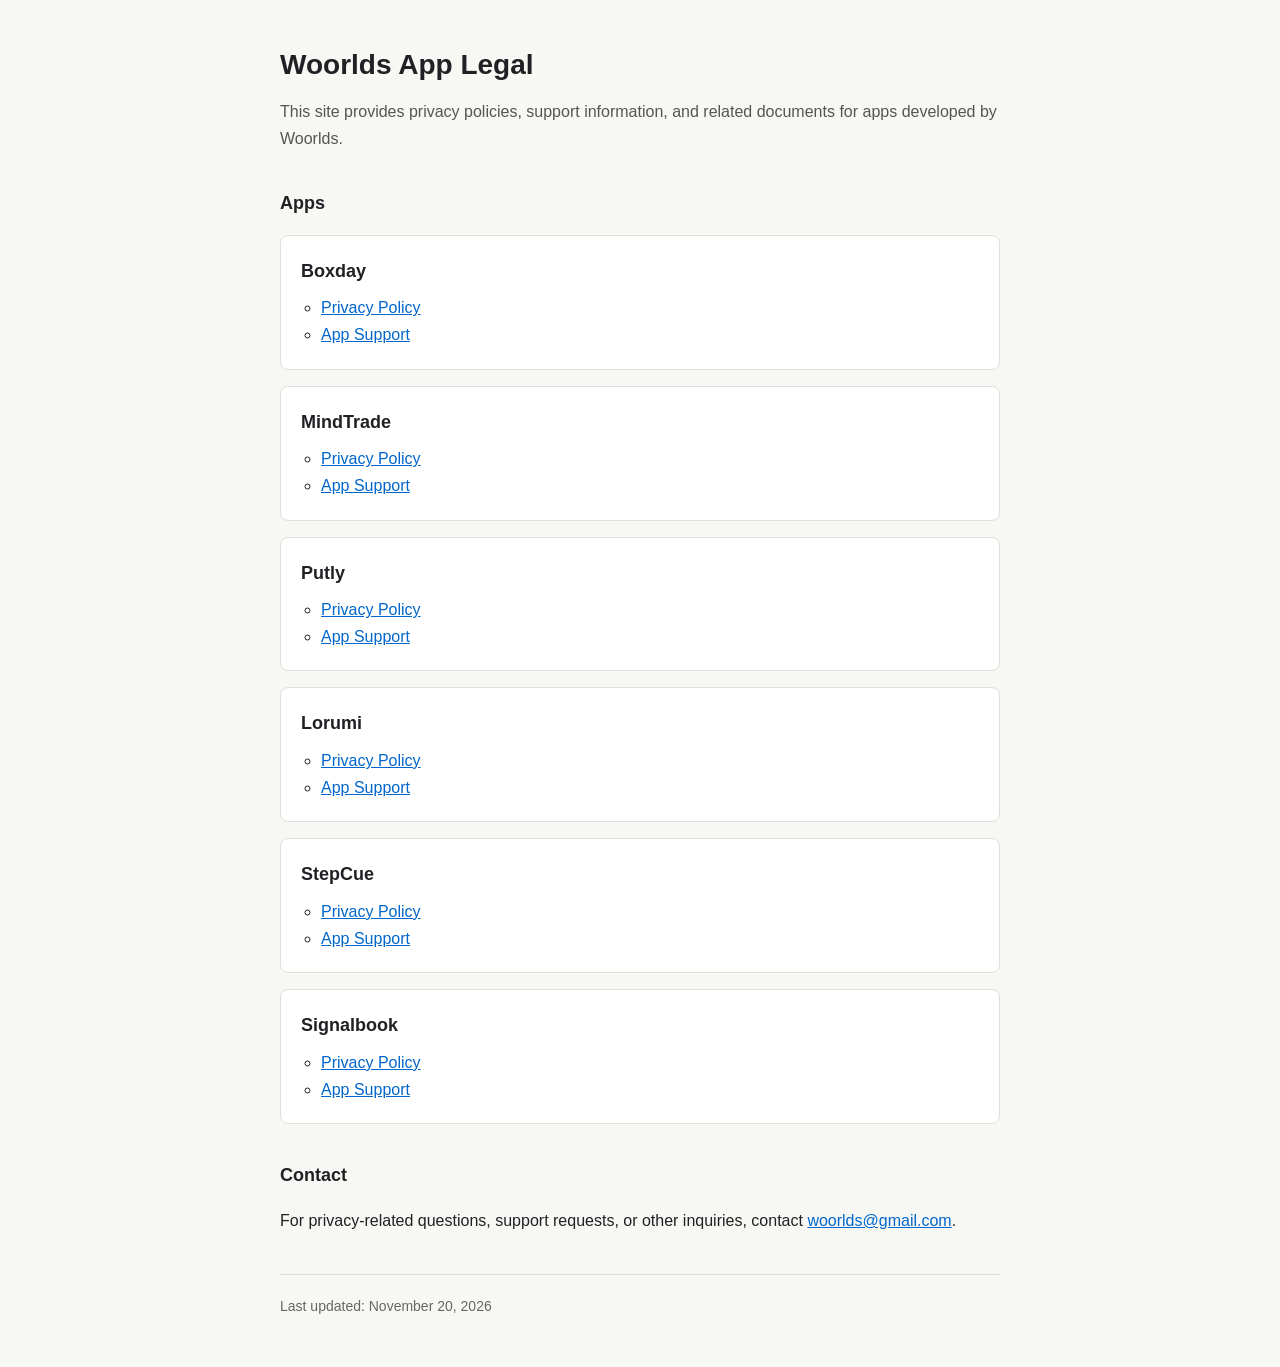
<file: index.html>
<!DOCTYPE html>
<html lang="en">
<head>
  <meta charset="UTF-8" />
  <meta name="viewport" content="width=device-width, initial-scale=1.0" />
  <title>Woorlds App Legal</title>
  <link rel="stylesheet" href="./shared/style.css" />
</head>
<body>
  <main>
    <h1>Woorlds App Legal</h1>
    <p class="intro">
      This site provides privacy policies, support information, and related documents
      for apps developed by Woorlds.
    </p>

    <section aria-labelledby="apps-heading">
      <h2 id="apps-heading">Apps</h2>
      <ul class="app-list">
        <li class="app-item">
          <h2>Boxday</h2>
          <ul class="link-list">
            <li><a href="./boxday/privacy/">Privacy Policy</a></li>
            <li><a href="./boxday/support/">App Support</a></li>
          </ul>
        </li>
        <li class="app-item">
          <h2>MindTrade</h2>
          <ul class="link-list">
            <li><a href="./mindtrade/privacy/">Privacy Policy</a></li>
            <li><a href="./mindtrade/support/">App Support</a></li>
          </ul>
        </li>
        <li class="app-item">
          <h2>Putly</h2>
          <ul class="link-list">
            <li><a href="./putly/privacy/">Privacy Policy</a></li>
            <li><a href="./putly/support/">App Support</a></li>
          </ul>
        </li>
        <li class="app-item">
          <h2>Lorumi</h2>
          <ul class="link-list">
            <li><a href="./lorumi/privacy/">Privacy Policy</a></li>
            <li><a href="./lorumi/support/">App Support</a></li>
          </ul>
        </li>
        <li class="app-item">
          <h2>StepCue</h2>
          <ul class="link-list">
            <li><a href="./stepcue/privacy/">Privacy Policy</a></li>
            <li><a href="./stepcue/support/">App Support</a></li>
          </ul>
        </li>
        <li class="app-item">
          <h2>Signalbook</h2>
          <ul class="link-list">
            <li><a href="./signalbook/privacy/">Privacy Policy</a></li>
            <li><a href="./signalbook/support/">App Support</a></li>
          </ul>
        </li>
      </ul>
    </section>

    <section aria-labelledby="contact-heading">
      <h2 id="contact-heading">Contact</h2>
      <p>
        For privacy-related questions, support requests, or other inquiries, contact
        <a href="mailto:woorlds@gmail.com">woorlds@gmail.com</a>.
      </p>
    </section>

    <footer>
      Last updated: November 20, 2026
    </footer>
  </main>
</body>
</html>
</file>
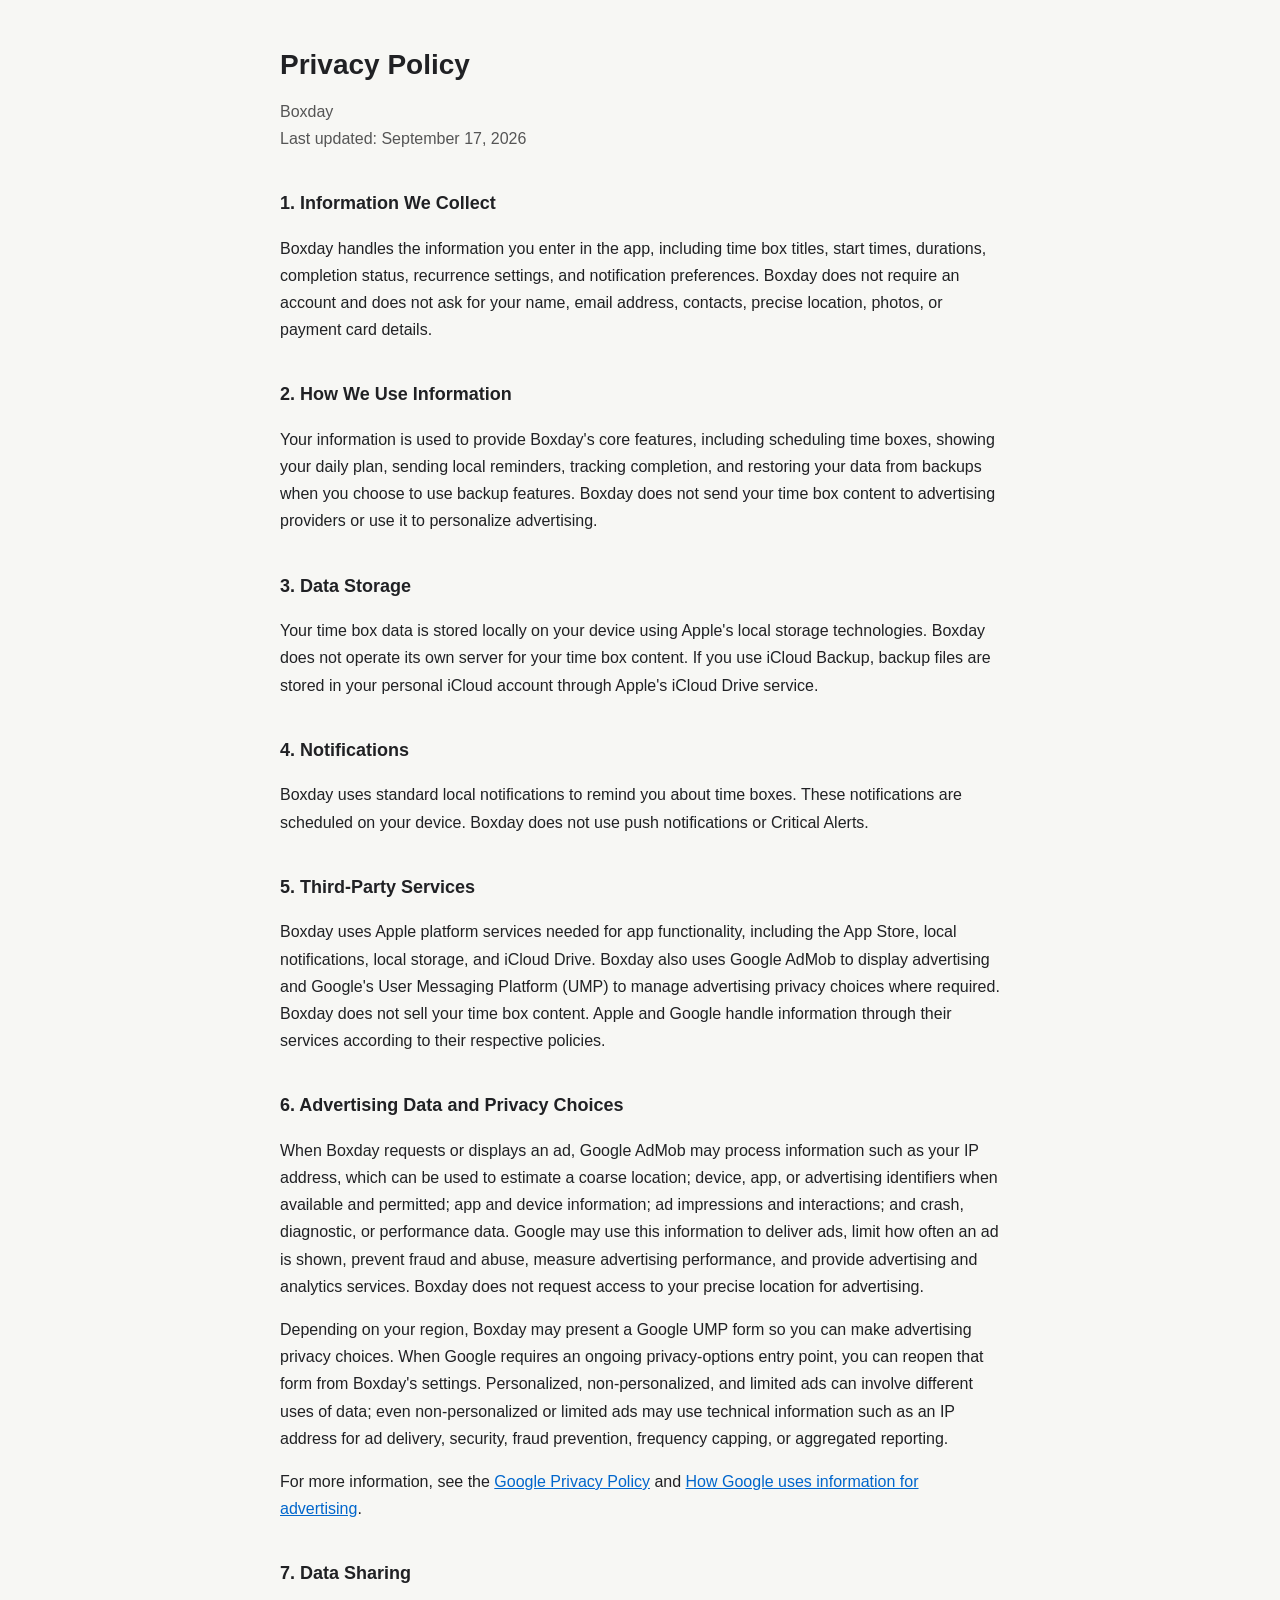
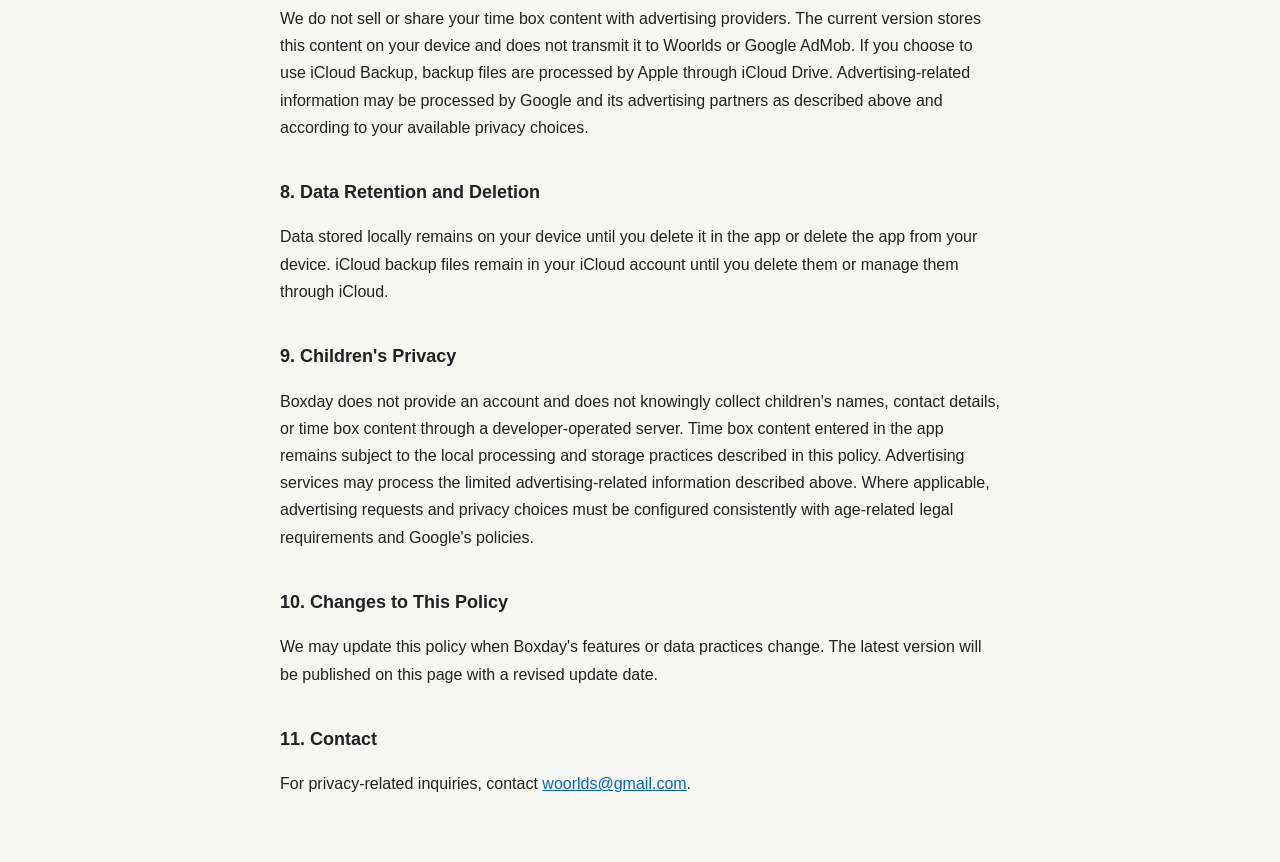
<file: boxday/privacy/index.html>
<!DOCTYPE html>
<html lang="en">
<head>
  <meta charset="UTF-8" />
  <meta name="viewport" content="width=device-width, initial-scale=1.0" />
  <title>Boxday - Privacy Policy</title>
  <link rel="stylesheet" href="../../shared/style.css" />
</head>
<body>
  <main>
    <h1>Privacy Policy</h1>
    <p class="intro">Boxday<br />Last updated: September 17, 2026</p>

    <h2>1. Information We Collect</h2>
    <p>
      Boxday handles the information you enter in the app, including time box titles,
      start times, durations, completion status, recurrence settings, and notification
      preferences. Boxday does not require an account and does not ask for your name,
      email address, contacts, precise location, photos, or payment card details.
    </p>

    <h2>2. How We Use Information</h2>
    <p>
      Your information is used to provide Boxday's core features, including scheduling
      time boxes, showing your daily plan, sending local reminders, tracking completion,
      and restoring your data from backups when you choose to use backup features.
      Boxday does not send your time box content to advertising providers or use it to
      personalize advertising.
    </p>

    <h2>3. Data Storage</h2>
    <p>
      Your time box data is stored locally on your device using Apple's local storage
      technologies. Boxday does not operate its own server for your time box content.
      If you use iCloud Backup, backup files are stored in your personal iCloud account
      through Apple's iCloud Drive service.
    </p>

    <h2>4. Notifications</h2>
    <p>
      Boxday uses standard local notifications to remind you about time boxes. These
      notifications are scheduled on your device. Boxday does not use push notifications
      or Critical Alerts.
    </p>

    <h2>5. Third-Party Services</h2>
    <p>
      Boxday uses Apple platform services needed for app functionality, including the
      App Store, local notifications, local storage, and iCloud Drive. Boxday also uses
      Google AdMob to display advertising and Google's User Messaging Platform (UMP)
      to manage advertising privacy choices where required. Boxday does not sell your
      time box content. Apple and Google handle information through their services
      according to their respective policies.
    </p>

    <h2>6. Advertising Data and Privacy Choices</h2>
    <p>
      When Boxday requests or displays an ad, Google AdMob may process information
      such as your IP address, which can be used to estimate a coarse location;
      device, app, or advertising identifiers when available and permitted; app and
      device information; ad impressions and interactions; and crash, diagnostic, or
      performance data. Google may use this information to deliver ads, limit how
      often an ad is shown, prevent fraud and abuse, measure advertising performance,
      and provide advertising and analytics services. Boxday does not request access
      to your precise location for advertising.
    </p>
    <p>
      Depending on your region, Boxday may present a Google UMP form so you can make
      advertising privacy choices. When Google requires an ongoing privacy-options
      entry point, you can reopen that form from Boxday's settings. Personalized,
      non-personalized, and limited ads can involve different uses of data; even
      non-personalized or limited ads may use technical information such as an IP
      address for ad delivery, security, fraud prevention, frequency capping, or
      aggregated reporting.
    </p>
    <p>
      For more information, see the
      <a href="https://policies.google.com/privacy">Google Privacy Policy</a> and
      <a href="https://policies.google.com/technologies/ads">How Google uses information for advertising</a>.
    </p>

    <h2>7. Data Sharing</h2>
    <p>
      We do not sell or share your time box content with advertising providers. The
      current version stores this content on your device and does not transmit it to
      Woorlds or Google AdMob. If you choose to use iCloud Backup, backup files are
      processed by Apple through iCloud Drive. Advertising-related information may be
      processed by Google and its advertising partners as described above and
      according to your available privacy choices.
    </p>

    <h2>8. Data Retention and Deletion</h2>
    <p>
      Data stored locally remains on your device until you delete it in the app or
      delete the app from your device. iCloud backup files remain in your iCloud account
      until you delete them or manage them through iCloud.
    </p>

    <h2>9. Children's Privacy</h2>
    <p>
      Boxday does not provide an account and does not knowingly collect children's
      names, contact details, or time box content through a developer-operated server.
      Time box content entered in the app remains subject to the local processing and
      storage practices described in this policy. Advertising services may process the
      limited advertising-related information described above. Where applicable,
      advertising requests and privacy choices must be configured consistently with
      age-related legal requirements and Google's policies.
    </p>

    <h2>10. Changes to This Policy</h2>
    <p>
      We may update this policy when Boxday's features or data practices change. The
      latest version will be published on this page with a revised update date.
    </p>

    <h2>11. Contact</h2>
    <p>
      For privacy-related inquiries, contact
      <a href="mailto:woorlds@gmail.com">woorlds@gmail.com</a>.
    </p>
  </main>
</body>
</html>
</file>
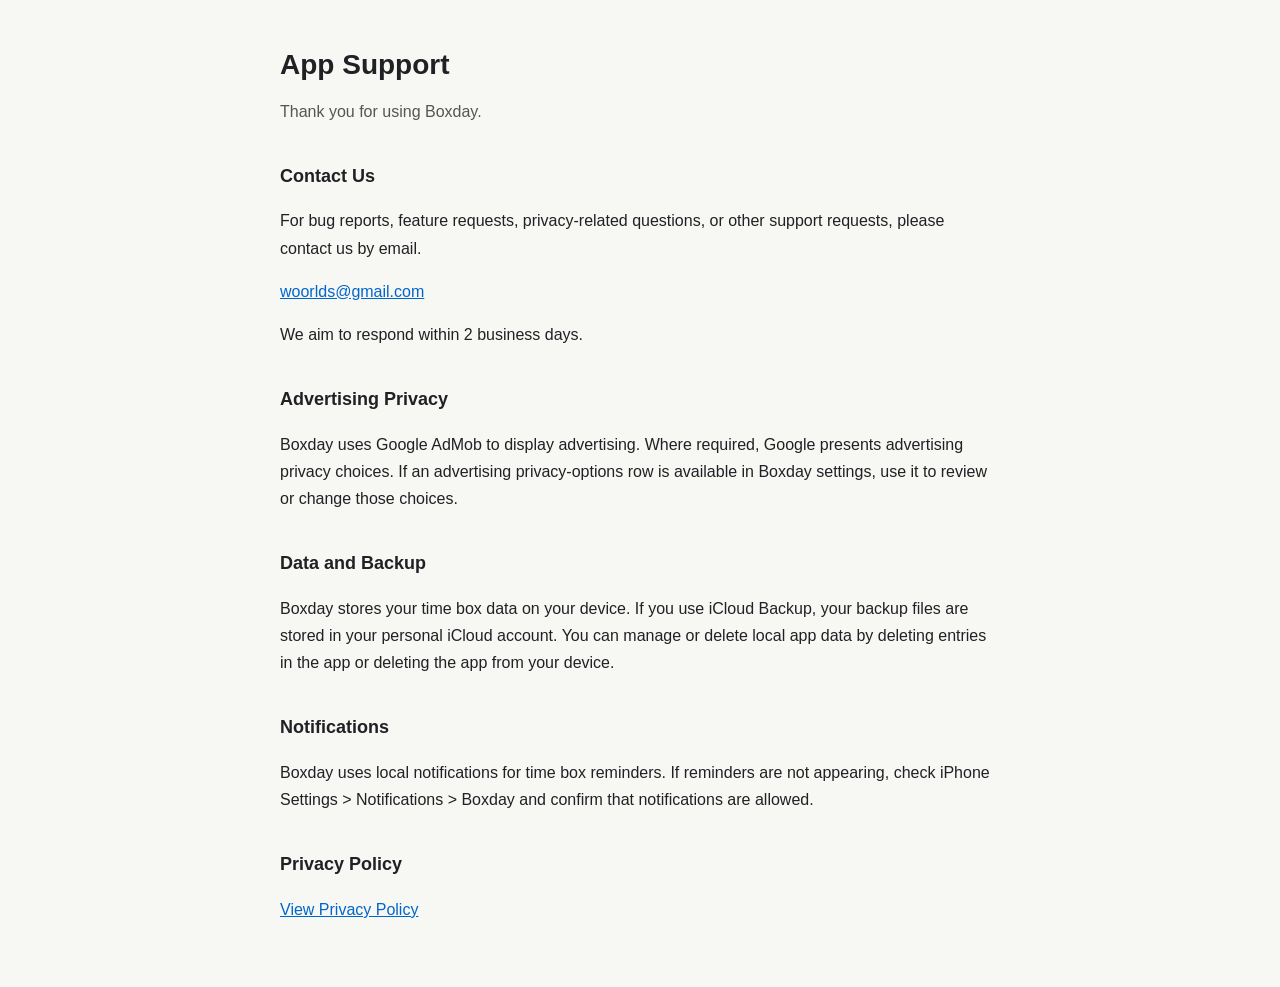
<file: boxday/support/index.html>
<!DOCTYPE html>
<html lang="en">
<head>
  <meta charset="UTF-8" />
  <meta name="viewport" content="width=device-width, initial-scale=1.0" />
  <title>Boxday - App Support</title>
  <link rel="stylesheet" href="../../shared/style.css" />
</head>
<body>
  <main>
    <h1>App Support</h1>
    <p class="intro">Thank you for using Boxday.</p>

    <h2>Contact Us</h2>
    <p>
      For bug reports, feature requests, privacy-related questions, or other support
      requests, please contact us by email.
    </p>
    <p><a href="mailto:woorlds@gmail.com">woorlds@gmail.com</a></p>
    <p>We aim to respond within 2 business days.</p>

    <h2>Advertising Privacy</h2>
    <p>
      Boxday uses Google AdMob to display advertising. Where required, Google presents
      advertising privacy choices. If an advertising privacy-options row is available
      in Boxday settings, use it to review or change those choices.
    </p>

    <h2>Data and Backup</h2>
    <p>
      Boxday stores your time box data on your device. If you use iCloud Backup,
      your backup files are stored in your personal iCloud account. You can manage
      or delete local app data by deleting entries in the app or deleting the app
      from your device.
    </p>

    <h2>Notifications</h2>
    <p>
      Boxday uses local notifications for time box reminders. If reminders are not
      appearing, check iPhone Settings &gt; Notifications &gt; Boxday and confirm that
      notifications are allowed.
    </p>

    <h2>Privacy Policy</h2>
    <p>
      <a href="https://woorlds.github.io/app-legal/boxday/privacy/">View Privacy Policy</a>
    </p>
  </main>
</body>
</html>
</file>
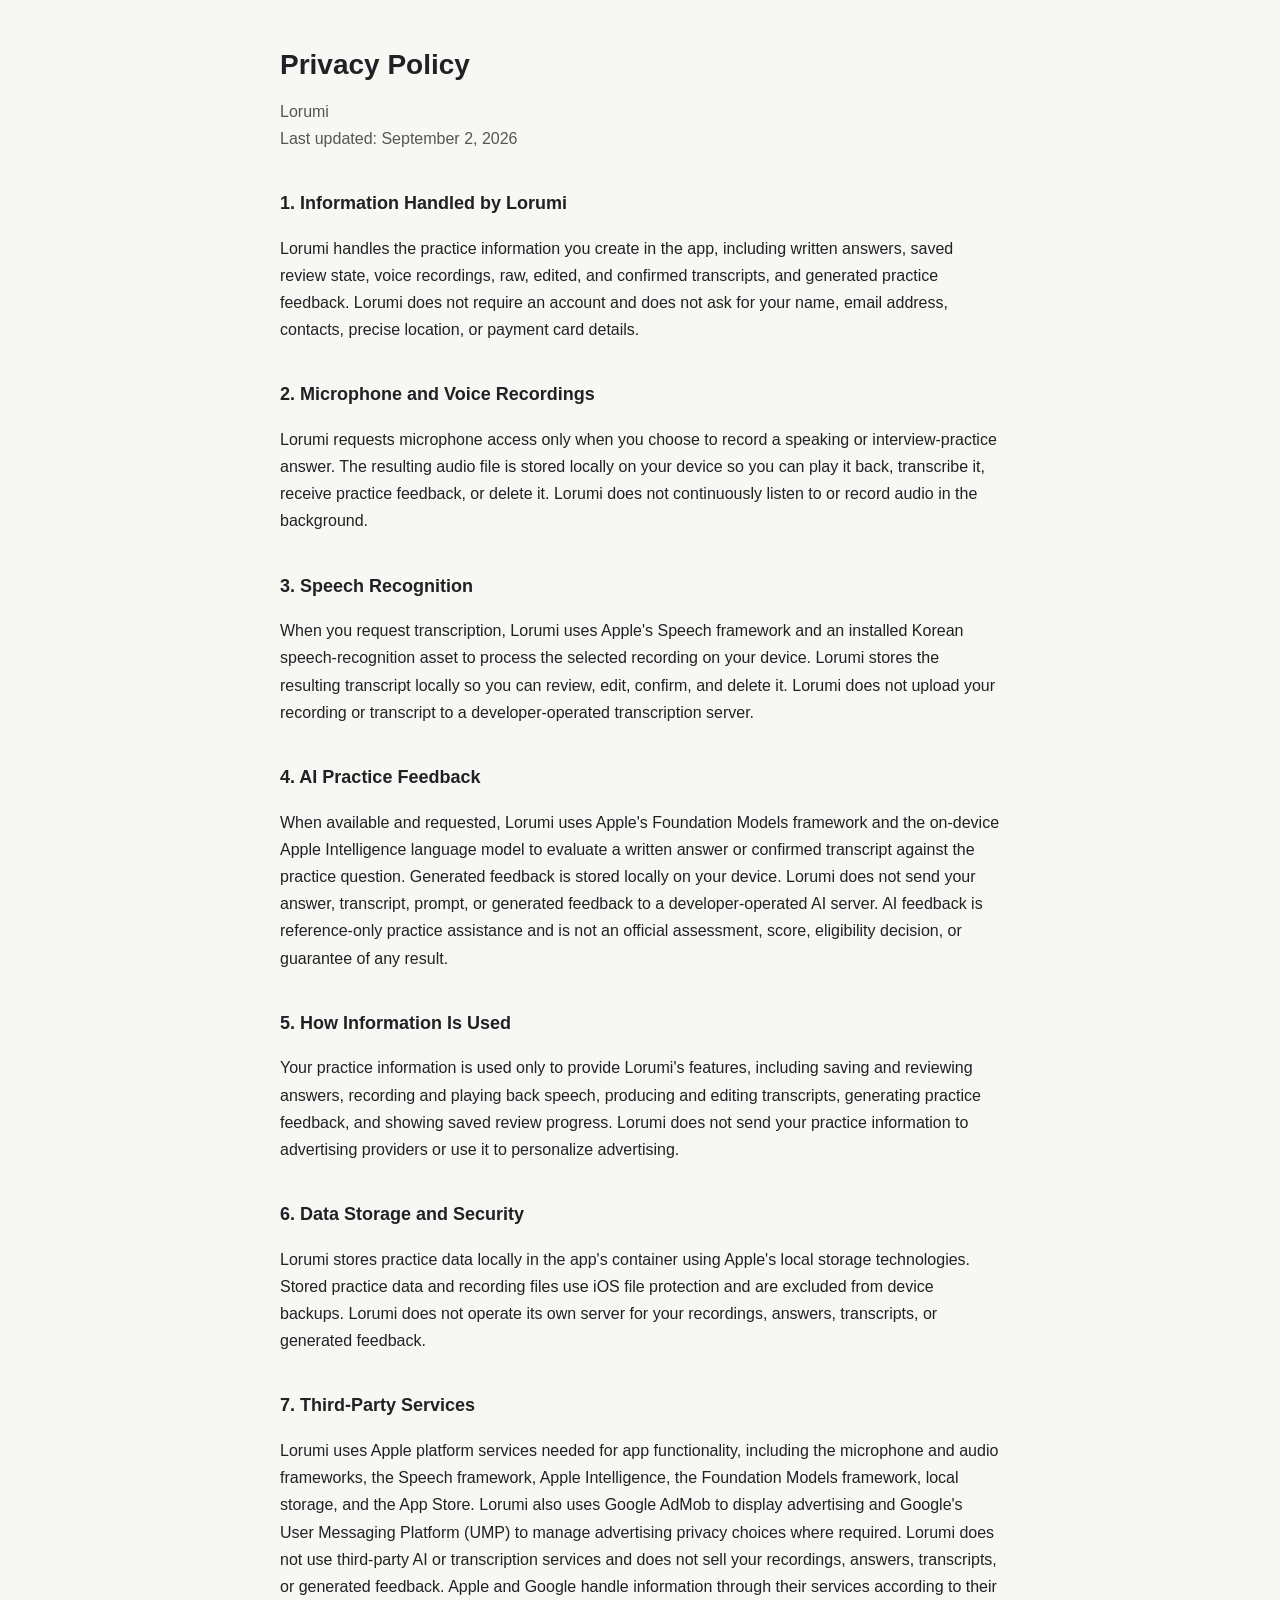
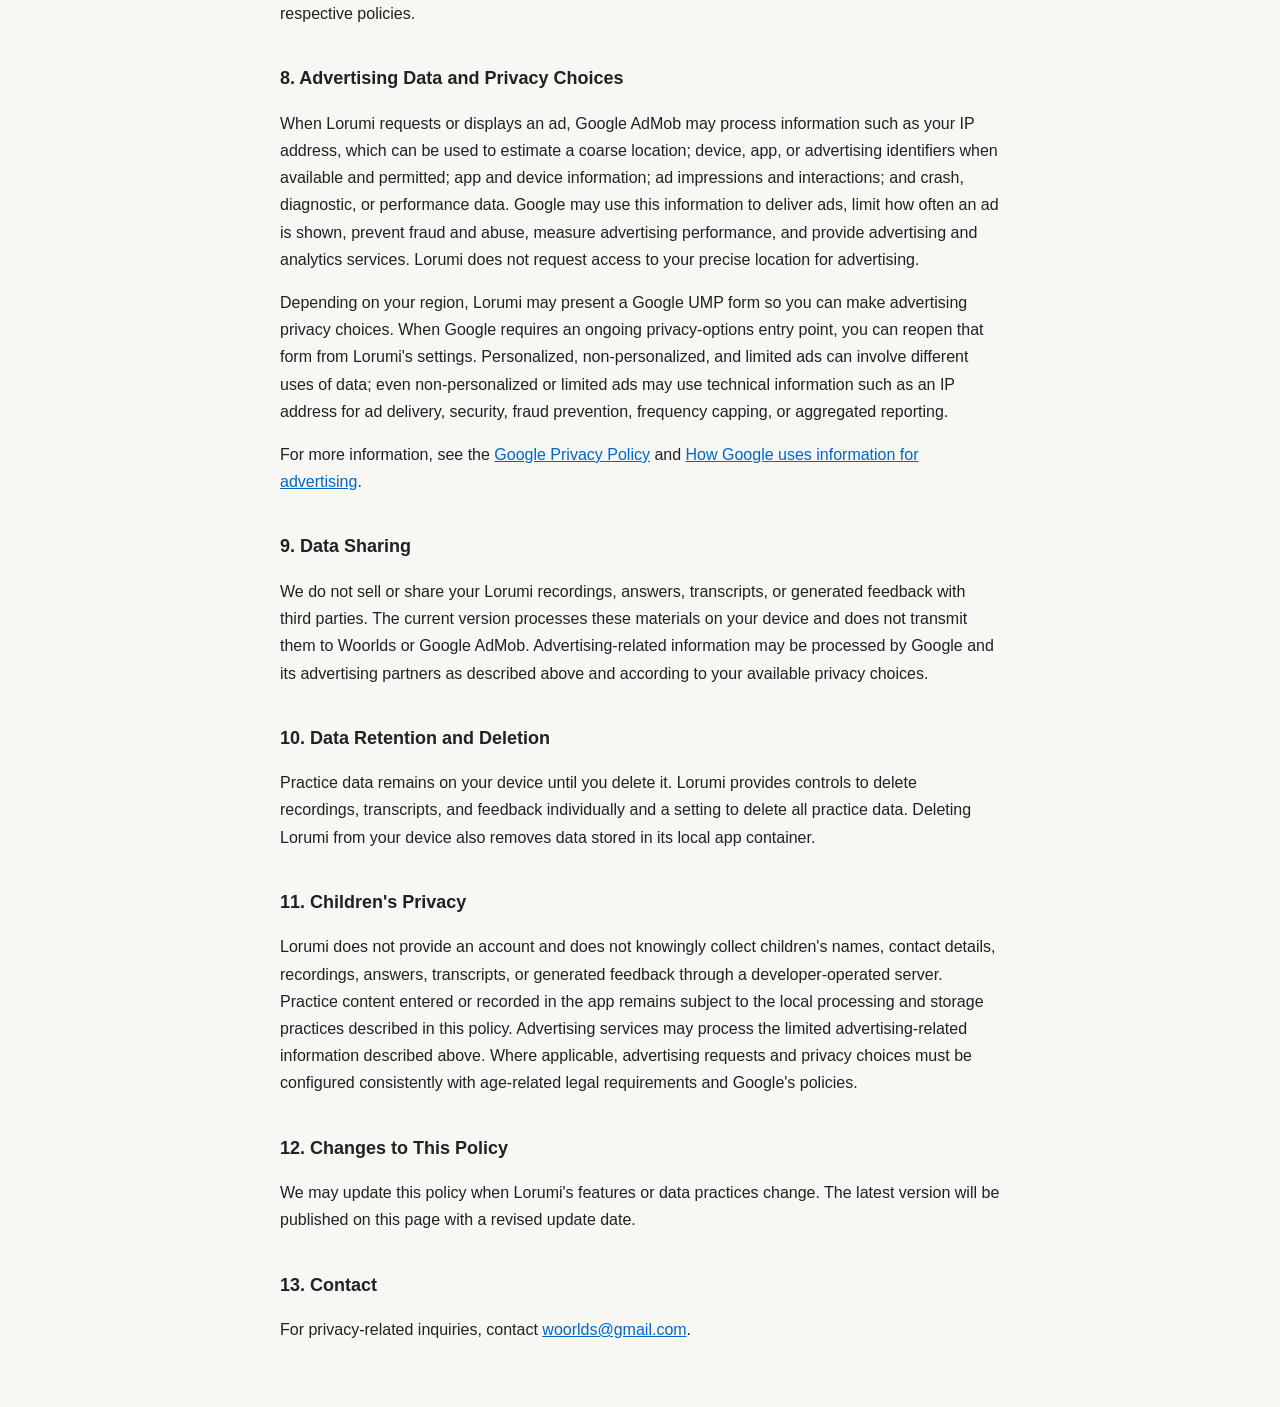
<file: lorumi/privacy/index.html>
<!DOCTYPE html>
<html lang="en">
<head>
  <meta charset="UTF-8" />
  <meta name="viewport" content="width=device-width, initial-scale=1.0" />
  <title>Lorumi - Privacy Policy</title>
  <link rel="stylesheet" href="../../shared/style.css" />
</head>
<body>
  <main>
    <h1>Privacy Policy</h1>
    <p class="intro">Lorumi<br />Last updated: September 2, 2026</p>

    <h2>1. Information Handled by Lorumi</h2>
    <p>
      Lorumi handles the practice information you create in the app, including
      written answers, saved review state, voice recordings, raw, edited, and
      confirmed transcripts, and generated practice feedback. Lorumi does not
      require an account and does not ask for your name, email address, contacts,
      precise location, or payment card details.
    </p>

    <h2>2. Microphone and Voice Recordings</h2>
    <p>
      Lorumi requests microphone access only when you choose to record a speaking
      or interview-practice answer. The resulting audio file is stored locally on
      your device so you can play it back, transcribe it, receive practice feedback,
      or delete it. Lorumi does not continuously listen to or record audio in the
      background.
    </p>

    <h2>3. Speech Recognition</h2>
    <p>
      When you request transcription, Lorumi uses Apple's Speech framework and an
      installed Korean speech-recognition asset to process the selected recording
      on your device. Lorumi stores the resulting transcript locally so you can
      review, edit, confirm, and delete it. Lorumi does not upload your recording or
      transcript to a developer-operated transcription server.
    </p>

    <h2>4. AI Practice Feedback</h2>
    <p>
      When available and requested, Lorumi uses Apple's Foundation Models framework
      and the on-device Apple Intelligence language model to evaluate a written
      answer or confirmed transcript against the practice question. Generated
      feedback is stored locally on your device. Lorumi does not send your answer,
      transcript, prompt, or generated feedback to a developer-operated AI server.
      AI feedback is reference-only practice assistance and is not an official
      assessment, score, eligibility decision, or guarantee of any result.
    </p>

    <h2>5. How Information Is Used</h2>
    <p>
      Your practice information is used only to provide Lorumi's features, including
      saving and reviewing answers, recording and playing back speech, producing and
      editing transcripts, generating practice feedback, and showing saved review
      progress. Lorumi does not send your practice information to advertising
      providers or use it to personalize advertising.
    </p>

    <h2>6. Data Storage and Security</h2>
    <p>
      Lorumi stores practice data locally in the app's container using Apple's local
      storage technologies. Stored practice data and recording files use iOS file
      protection and are excluded from device backups. Lorumi does not operate its
      own server for your recordings, answers, transcripts, or generated feedback.
    </p>

    <h2>7. Third-Party Services</h2>
    <p>
      Lorumi uses Apple platform services needed for app functionality, including
      the microphone and audio frameworks, the Speech framework, Apple Intelligence,
      the Foundation Models framework, local storage, and the App Store. Lorumi also
      uses Google AdMob to display advertising and Google's User Messaging Platform
      (UMP) to manage advertising privacy choices where required. Lorumi does not use
      third-party AI or transcription services and does not sell your recordings,
      answers, transcripts, or generated feedback. Apple and Google handle information
      through their services according to their respective policies.
    </p>

    <h2>8. Advertising Data and Privacy Choices</h2>
    <p>
      When Lorumi requests or displays an ad, Google AdMob may process information
      such as your IP address, which can be used to estimate a coarse location;
      device, app, or advertising identifiers when available and permitted; app and
      device information; ad impressions and interactions; and crash, diagnostic, or
      performance data. Google may use this information to deliver ads, limit how
      often an ad is shown, prevent fraud and abuse, measure advertising performance,
      and provide advertising and analytics services. Lorumi does not request access
      to your precise location for advertising.
    </p>
    <p>
      Depending on your region, Lorumi may present a Google UMP form so you can make
      advertising privacy choices. When Google requires an ongoing privacy-options
      entry point, you can reopen that form from Lorumi's settings. Personalized,
      non-personalized, and limited ads can involve different uses of data; even
      non-personalized or limited ads may use technical information such as an IP
      address for ad delivery, security, fraud prevention, frequency capping, or
      aggregated reporting.
    </p>
    <p>
      For more information, see the
      <a href="https://policies.google.com/privacy">Google Privacy Policy</a> and
      <a href="https://policies.google.com/technologies/ads">How Google uses information for advertising</a>.
    </p>

    <h2>9. Data Sharing</h2>
    <p>
      We do not sell or share your Lorumi recordings, answers, transcripts, or
      generated feedback with third parties. The current version processes these
      materials on your device and does not transmit them to Woorlds or Google AdMob.
      Advertising-related information may be processed by Google and its advertising
      partners as described above and according to your available privacy choices.
    </p>

    <h2>10. Data Retention and Deletion</h2>
    <p>
      Practice data remains on your device until you delete it. Lorumi provides
      controls to delete recordings, transcripts, and feedback individually and a
      setting to delete all practice data. Deleting Lorumi from your device also
      removes data stored in its local app container.
    </p>

    <h2>11. Children's Privacy</h2>
    <p>
      Lorumi does not provide an account and does not knowingly collect children's
      names, contact details, recordings, answers, transcripts, or generated feedback
      through a developer-operated server. Practice content entered or recorded in
      the app remains subject to the local processing and storage practices described
      in this policy. Advertising services may process the limited advertising-related
      information described above. Where applicable, advertising requests and privacy
      choices must be configured consistently with age-related legal requirements and
      Google's policies.
    </p>

    <h2>12. Changes to This Policy</h2>
    <p>
      We may update this policy when Lorumi's features or data practices change. The
      latest version will be published on this page with a revised update date.
    </p>

    <h2>13. Contact</h2>
    <p>
      For privacy-related inquiries, contact
      <a href="mailto:woorlds@gmail.com">woorlds@gmail.com</a>.
    </p>
  </main>
</body>
</html>
</file>
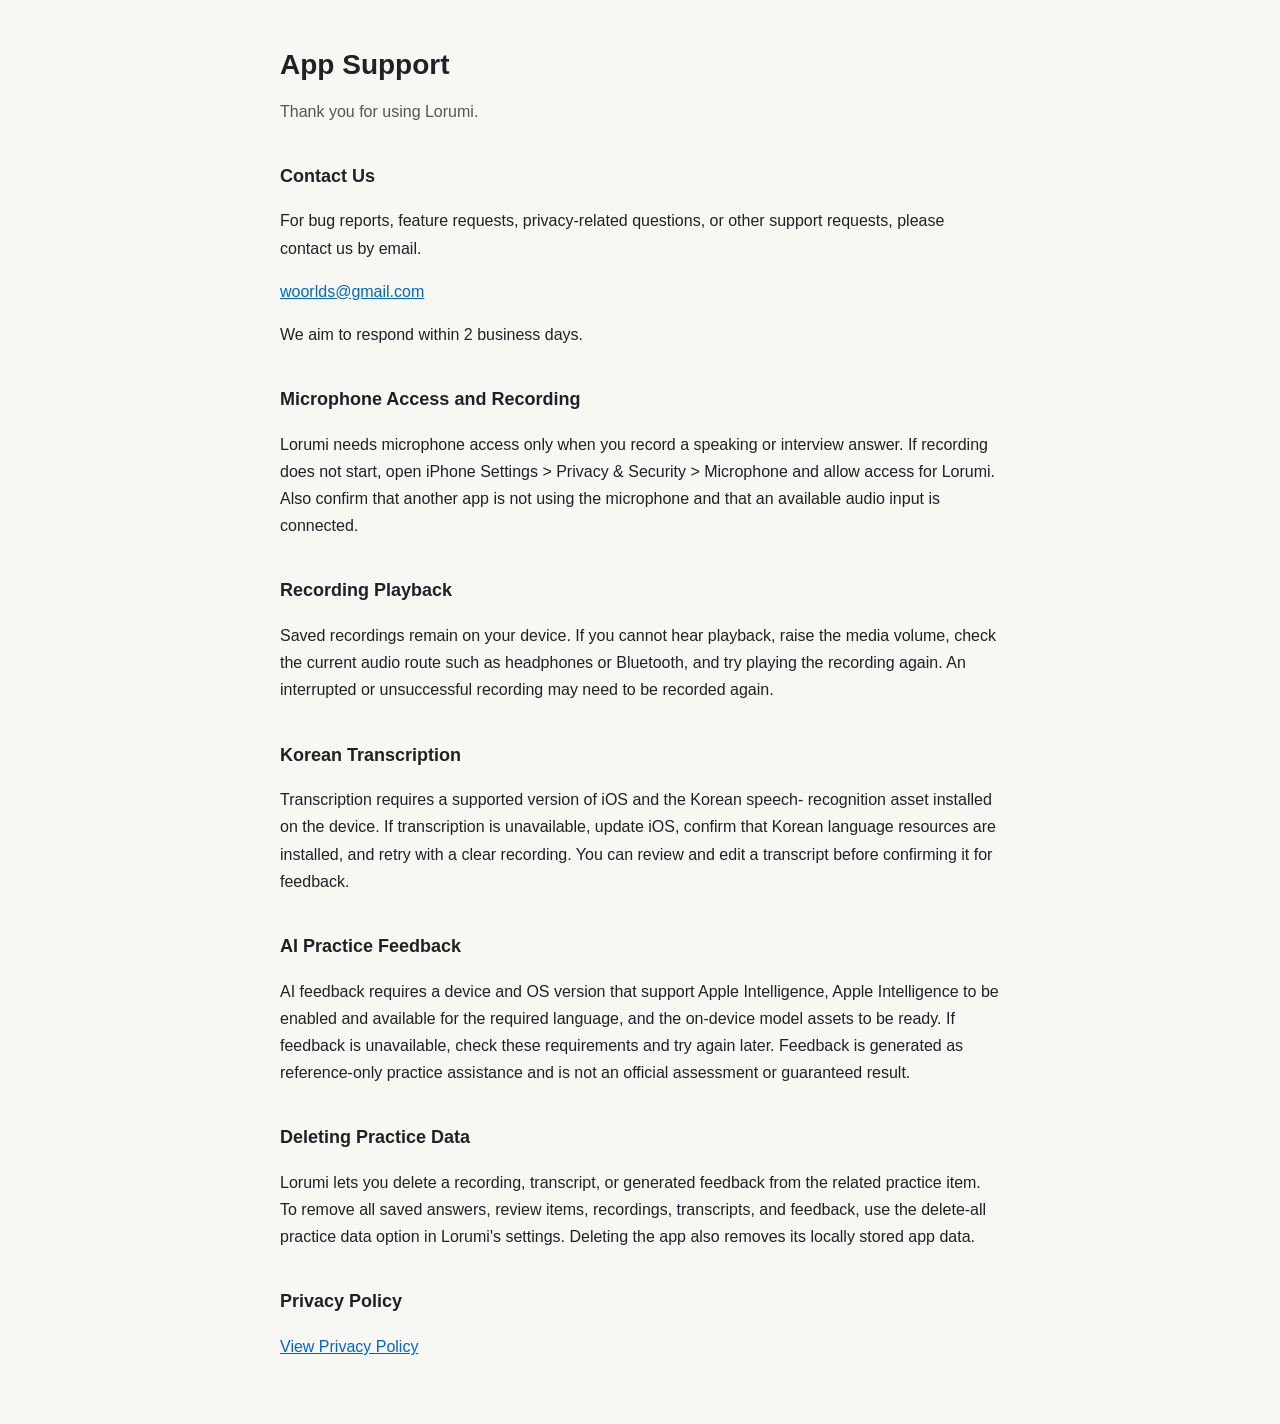
<file: lorumi/support/index.html>
<!DOCTYPE html>
<html lang="en">
<head>
  <meta charset="UTF-8" />
  <meta name="viewport" content="width=device-width, initial-scale=1.0" />
  <title>Lorumi - App Support</title>
  <link rel="stylesheet" href="../../shared/style.css" />
</head>
<body>
  <main>
    <h1>App Support</h1>
    <p class="intro">Thank you for using Lorumi.</p>

    <h2>Contact Us</h2>
    <p>
      For bug reports, feature requests, privacy-related questions, or other support
      requests, please contact us by email.
    </p>
    <p><a href="mailto:woorlds@gmail.com">woorlds@gmail.com</a></p>
    <p>We aim to respond within 2 business days.</p>

    <h2>Microphone Access and Recording</h2>
    <p>
      Lorumi needs microphone access only when you record a speaking or interview
      answer. If recording does not start, open iPhone Settings &gt; Privacy &amp;
      Security &gt; Microphone and allow access for Lorumi. Also confirm that another
      app is not using the microphone and that an available audio input is connected.
    </p>

    <h2>Recording Playback</h2>
    <p>
      Saved recordings remain on your device. If you cannot hear playback, raise the
      media volume, check the current audio route such as headphones or Bluetooth,
      and try playing the recording again. An interrupted or unsuccessful recording
      may need to be recorded again.
    </p>

    <h2>Korean Transcription</h2>
    <p>
      Transcription requires a supported version of iOS and the Korean speech-
      recognition asset installed on the device. If transcription is unavailable,
      update iOS, confirm that Korean language resources are installed, and retry
      with a clear recording. You can review and edit a transcript before confirming
      it for feedback.
    </p>

    <h2>AI Practice Feedback</h2>
    <p>
      AI feedback requires a device and OS version that support Apple Intelligence,
      Apple Intelligence to be enabled and available for the required language, and
      the on-device model assets to be ready. If feedback is unavailable, check these
      requirements and try again later. Feedback is generated as reference-only
      practice assistance and is not an official assessment or guaranteed result.
    </p>

    <h2>Deleting Practice Data</h2>
    <p>
      Lorumi lets you delete a recording, transcript, or generated feedback from the
      related practice item. To remove all saved answers, review items, recordings,
      transcripts, and feedback, use the delete-all practice data option in Lorumi's
      settings. Deleting the app also removes its locally stored app data.
    </p>

    <h2>Privacy Policy</h2>
    <p>
      <a href="https://woorlds.github.io/app-legal/lorumi/privacy/">View Privacy Policy</a>
    </p>
  </main>
</body>
</html>
</file>
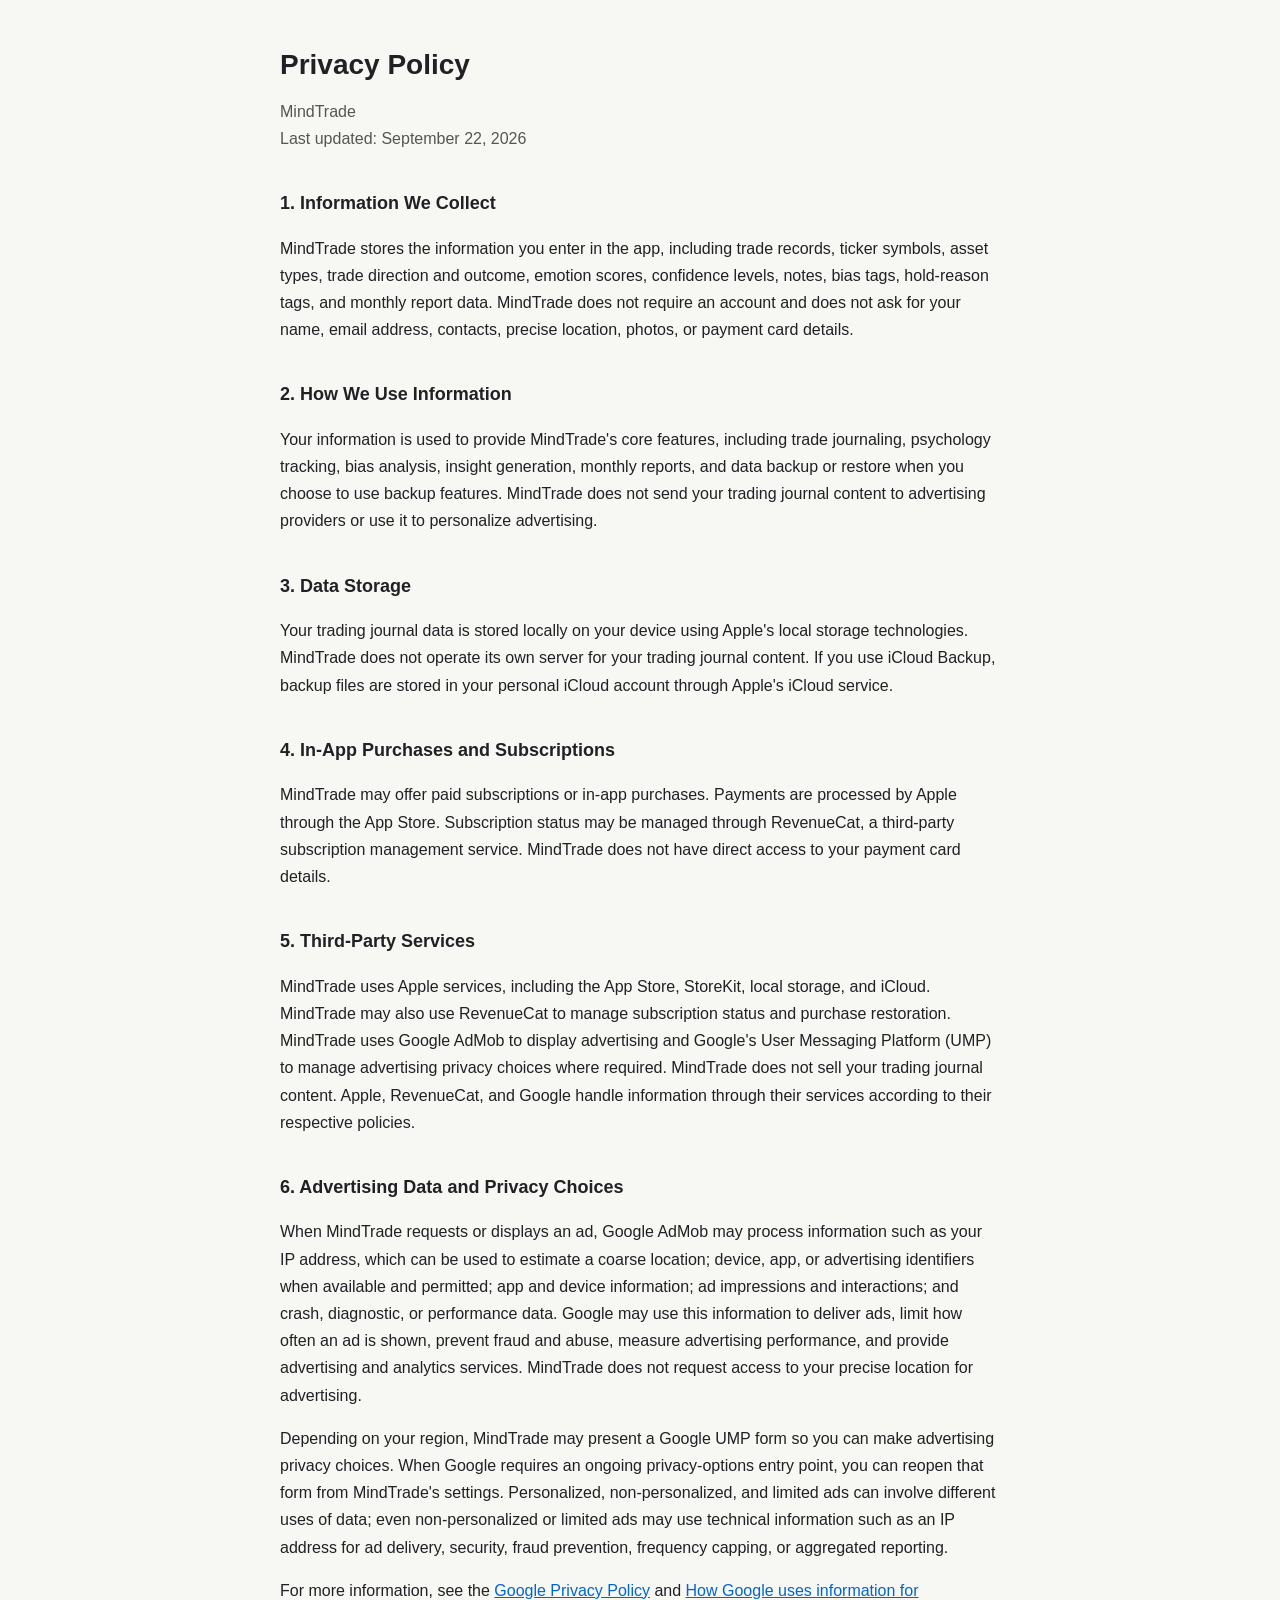
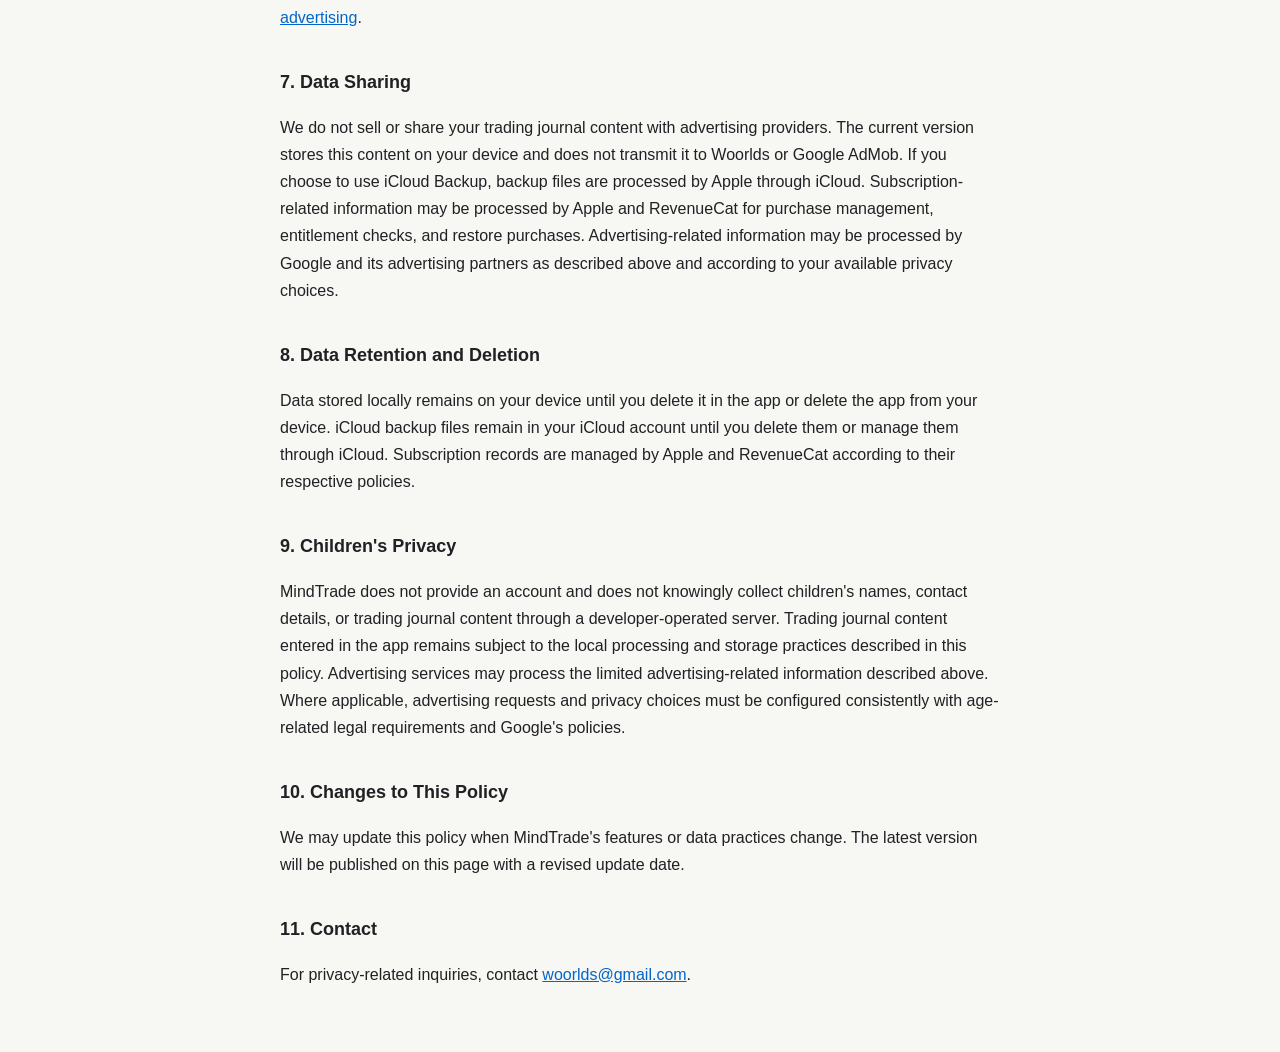
<file: mindtrade/privacy/index.html>
<!DOCTYPE html>
<html lang="en">
<head>
  <meta charset="UTF-8" />
  <meta name="viewport" content="width=device-width, initial-scale=1.0" />
  <title>MindTrade - Privacy Policy</title>
  <link rel="stylesheet" href="../../shared/style.css" />
</head>
<body>
  <main>
    <h1>Privacy Policy</h1>
    <p class="intro">MindTrade<br />Last updated: September 22, 2026</p>

    <h2>1. Information We Collect</h2>
    <p>
      MindTrade stores the information you enter in the app, including trade records,
      ticker symbols, asset types, trade direction and outcome, emotion scores,
      confidence levels, notes, bias tags, hold-reason tags, and monthly report data.
      MindTrade does not require an account and does not ask for your name, email
      address, contacts, precise location, photos, or payment card details.
    </p>

    <h2>2. How We Use Information</h2>
    <p>
      Your information is used to provide MindTrade's core features, including trade
      journaling, psychology tracking, bias analysis, insight generation, monthly
      reports, and data backup or restore when you choose to use backup features.
      MindTrade does not send your trading journal content to advertising providers
      or use it to personalize advertising.
    </p>

    <h2>3. Data Storage</h2>
    <p>
      Your trading journal data is stored locally on your device using Apple's local
      storage technologies. MindTrade does not operate its own server for your trading
      journal content. If you use iCloud Backup, backup files are stored in your
      personal iCloud account through Apple's iCloud service.
    </p>

    <h2>4. In-App Purchases and Subscriptions</h2>
    <p>
      MindTrade may offer paid subscriptions or in-app purchases. Payments are processed
      by Apple through the App Store. Subscription status may be managed through
      RevenueCat, a third-party subscription management service. MindTrade does not
      have direct access to your payment card details.
    </p>

    <h2>5. Third-Party Services</h2>
    <p>
      MindTrade uses Apple services, including the App Store, StoreKit, local storage,
      and iCloud. MindTrade may also use RevenueCat to manage subscription status and
      purchase restoration. MindTrade uses Google AdMob to display advertising and
      Google's User Messaging Platform (UMP) to manage advertising privacy choices
      where required. MindTrade does not sell your trading journal content. Apple,
      RevenueCat, and Google handle information through their services according to
      their respective policies.
    </p>

    <h2>6. Advertising Data and Privacy Choices</h2>
    <p>
      When MindTrade requests or displays an ad, Google AdMob may process information
      such as your IP address, which can be used to estimate a coarse location;
      device, app, or advertising identifiers when available and permitted; app and
      device information; ad impressions and interactions; and crash, diagnostic, or
      performance data. Google may use this information to deliver ads, limit how
      often an ad is shown, prevent fraud and abuse, measure advertising performance,
      and provide advertising and analytics services. MindTrade does not request access
      to your precise location for advertising.
    </p>
    <p>
      Depending on your region, MindTrade may present a Google UMP form so you can make
      advertising privacy choices. When Google requires an ongoing privacy-options
      entry point, you can reopen that form from MindTrade's settings. Personalized,
      non-personalized, and limited ads can involve different uses of data; even
      non-personalized or limited ads may use technical information such as an IP
      address for ad delivery, security, fraud prevention, frequency capping, or
      aggregated reporting.
    </p>
    <p>
      For more information, see the
      <a href="https://policies.google.com/privacy">Google Privacy Policy</a> and
      <a href="https://policies.google.com/technologies/ads">How Google uses information for advertising</a>.
    </p>

    <h2>7. Data Sharing</h2>
    <p>
      We do not sell or share your trading journal content with advertising providers.
      The current version stores this content on your device and does not transmit it
      to Woorlds or Google AdMob. If you choose to use iCloud Backup, backup files are
      processed by Apple through iCloud. Subscription-related information may be
      processed by Apple and RevenueCat for purchase management, entitlement checks,
      and restore purchases. Advertising-related information may be processed by Google
      and its advertising partners as described above and according to your available
      privacy choices.
    </p>

    <h2>8. Data Retention and Deletion</h2>
    <p>
      Data stored locally remains on your device until you delete it in the app or
      delete the app from your device. iCloud backup files remain in your iCloud account
      until you delete them or manage them through iCloud. Subscription records are
      managed by Apple and RevenueCat according to their respective policies.
    </p>

    <h2>9. Children's Privacy</h2>
    <p>
      MindTrade does not provide an account and does not knowingly collect children's
      names, contact details, or trading journal content through a developer-operated
      server. Trading journal content entered in the app remains subject to the local
      processing and storage practices described in this policy. Advertising services
      may process the limited advertising-related information described above. Where
      applicable, advertising requests and privacy choices must be configured
      consistently with age-related legal requirements and Google's policies.
    </p>

    <h2>10. Changes to This Policy</h2>
    <p>
      We may update this policy when MindTrade's features or data practices change. The
      latest version will be published on this page with a revised update date.
    </p>

    <h2>11. Contact</h2>
    <p>
      For privacy-related inquiries, contact
      <a href="mailto:woorlds@gmail.com">woorlds@gmail.com</a>.
    </p>
  </main>
</body>
</html>
</file>
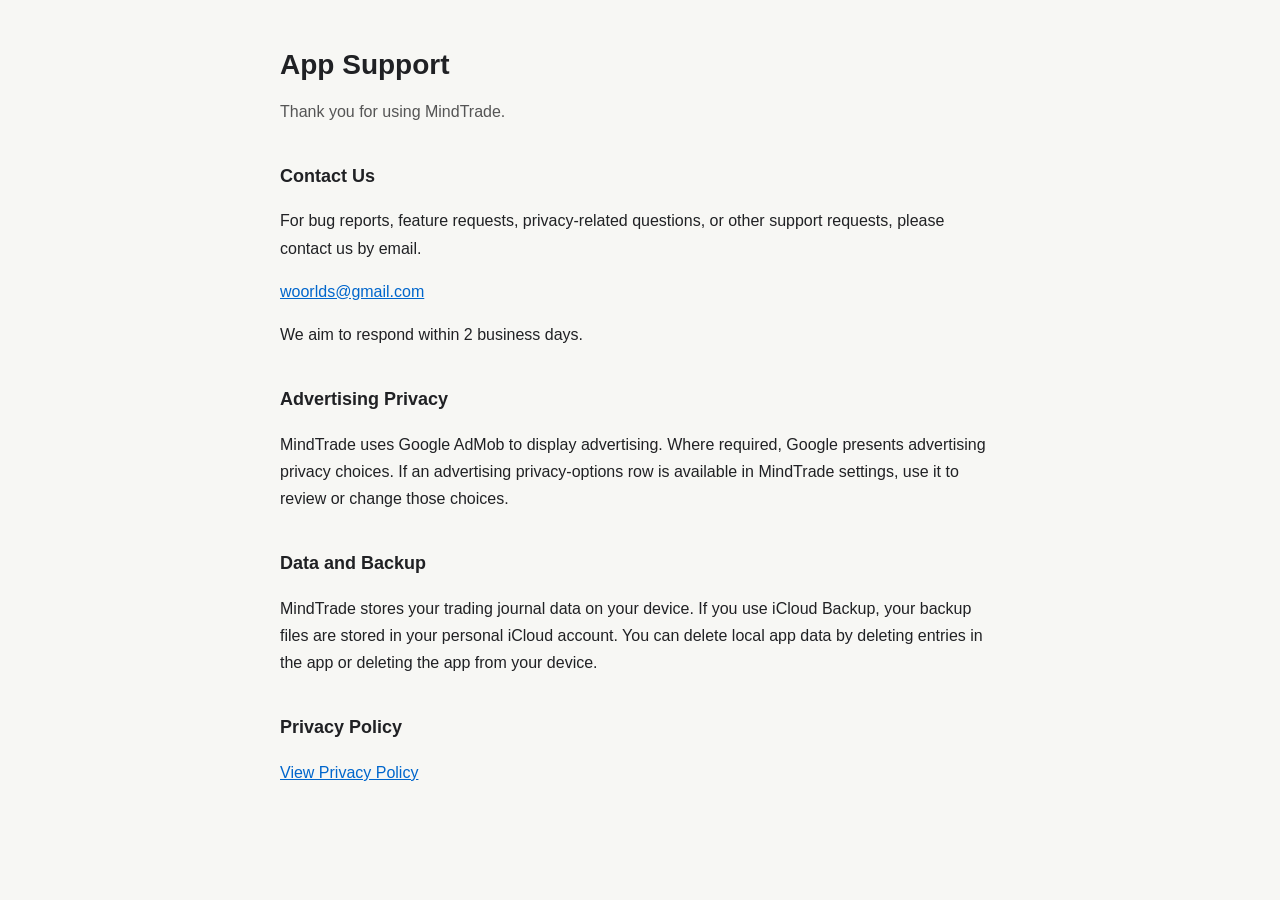
<file: mindtrade/support/index.html>
<!DOCTYPE html>
<html lang="en">
<head>
  <meta charset="UTF-8" />
  <meta name="viewport" content="width=device-width, initial-scale=1.0" />
  <title>MindTrade - App Support</title>
  <link rel="stylesheet" href="../../shared/style.css" />
</head>
<body>
  <main>
    <h1>App Support</h1>
    <p class="intro">Thank you for using MindTrade.</p>

    <h2>Contact Us</h2>
    <p>
      For bug reports, feature requests, privacy-related questions, or other support
      requests, please contact us by email.
    </p>
    <p><a href="mailto:woorlds@gmail.com">woorlds@gmail.com</a></p>
    <p>We aim to respond within 2 business days.</p>

    <h2>Advertising Privacy</h2>
    <p>
      MindTrade uses Google AdMob to display advertising. Where required, Google
      presents advertising privacy choices. If an advertising privacy-options row
      is available in MindTrade settings, use it to review or change those choices.
    </p>

    <h2>Data and Backup</h2>
    <p>
      MindTrade stores your trading journal data on your device. If you use iCloud
      Backup, your backup files are stored in your personal iCloud account. You can
      delete local app data by deleting entries in the app or deleting the app from
      your device.
    </p>

    <h2>Privacy Policy</h2>
    <p>
      <a href="https://woorlds.github.io/app-legal/mindtrade/privacy/">View Privacy Policy</a>
    </p>
  </main>
</body>
</html>
</file>
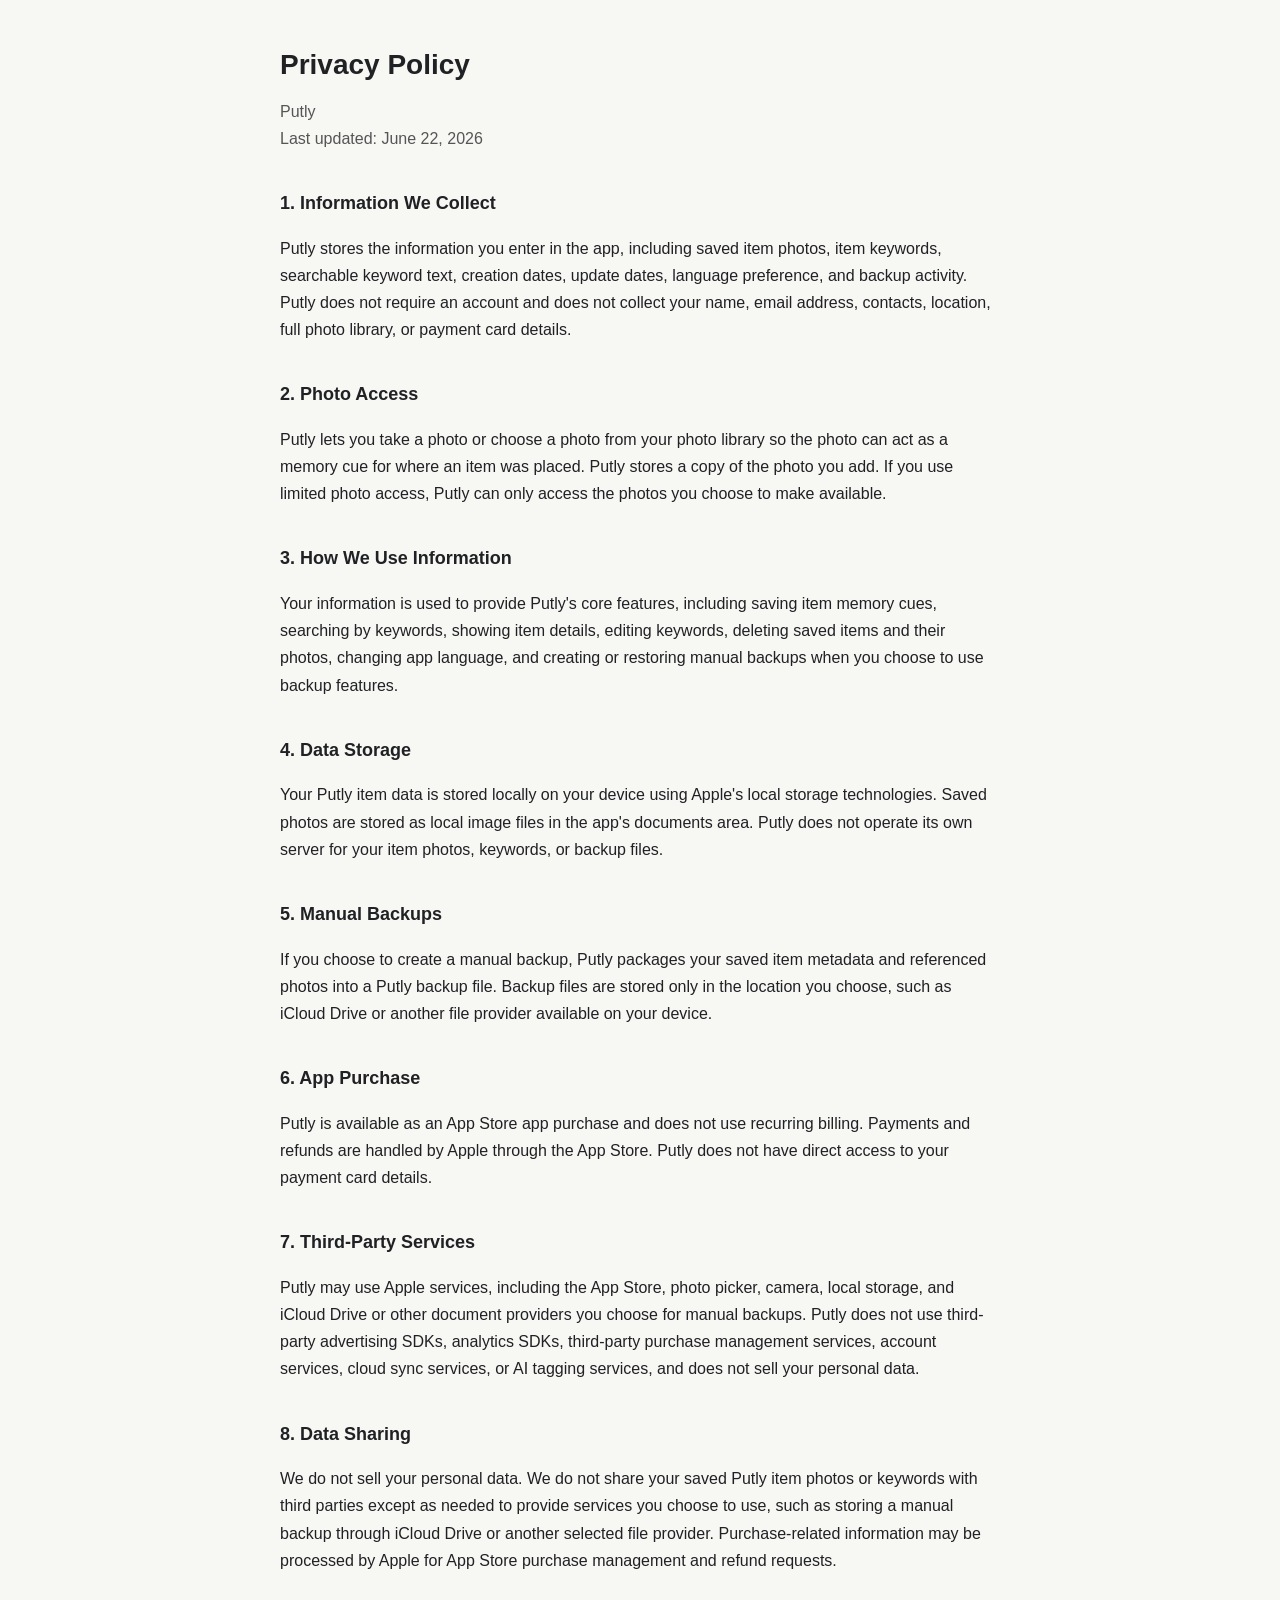
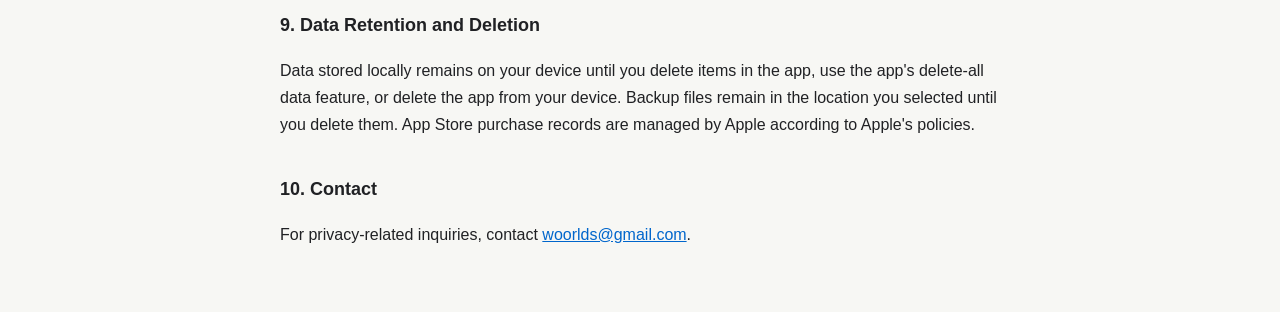
<file: putly/privacy/index.html>
<!DOCTYPE html>
<html lang="en">
<head>
  <meta charset="UTF-8" />
  <meta name="viewport" content="width=device-width, initial-scale=1.0" />
  <title>Putly - Privacy Policy</title>
  <link rel="stylesheet" href="../../shared/style.css" />
</head>
<body>
  <main>
    <h1>Privacy Policy</h1>
    <p class="intro">Putly<br />Last updated: June 22, 2026</p>

    <h2>1. Information We Collect</h2>
    <p>
      Putly stores the information you enter in the app, including saved item photos,
      item keywords, searchable keyword text, creation dates, update dates, language
      preference, and backup activity. Putly does not require an account and does
      not collect your name, email address, contacts, location, full photo library,
      or payment card details.
    </p>

    <h2>2. Photo Access</h2>
    <p>
      Putly lets you take a photo or choose a photo from your photo library so the
      photo can act as a memory cue for where an item was placed. Putly stores a copy
      of the photo you add. If you use limited photo access, Putly can only access
      the photos you choose to make available.
    </p>

    <h2>3. How We Use Information</h2>
    <p>
      Your information is used to provide Putly's core features, including saving
      item memory cues, searching by keywords, showing item details, editing keywords,
      deleting saved items and their photos, changing app language, and creating or
      restoring manual backups when you choose to use backup features.
    </p>

    <h2>4. Data Storage</h2>
    <p>
      Your Putly item data is stored locally on your device using Apple's local
      storage technologies. Saved photos are stored as local image files in the app's
      documents area. Putly does not operate its own server for your item photos,
      keywords, or backup files.
    </p>

    <h2>5. Manual Backups</h2>
    <p>
      If you choose to create a manual backup, Putly packages your saved item metadata
      and referenced photos into a Putly backup file. Backup files are stored only in
      the location you choose, such as iCloud Drive or another file provider available
      on your device.
    </p>

    <h2>6. App Purchase</h2>
    <p>
      Putly is available as an App Store app purchase and does not use recurring
      billing. Payments and refunds are handled by Apple through the App Store.
      Putly does not have direct access to your payment card details.
    </p>

    <h2>7. Third-Party Services</h2>
    <p>
      Putly may use Apple services, including the App Store, photo picker, camera,
      local storage, and iCloud Drive or other document providers you choose for
      manual backups. Putly does not use third-party advertising SDKs, analytics
      SDKs, third-party purchase management services, account services, cloud sync
      services, or AI tagging services, and does not sell your personal data.
    </p>

    <h2>8. Data Sharing</h2>
    <p>
      We do not sell your personal data. We do not share your saved Putly item photos
      or keywords with third parties except as needed to provide services you choose
      to use, such as storing a manual backup through iCloud Drive or another selected
      file provider. Purchase-related information may be processed by Apple for App
      Store purchase management and refund requests.
    </p>

    <h2>9. Data Retention and Deletion</h2>
    <p>
      Data stored locally remains on your device until you delete items in the app,
      use the app's delete-all data feature, or delete the app from your device.
      Backup files remain in the location you selected until you delete them.
      App Store purchase records are managed by Apple according to Apple's policies.
    </p>

    <h2>10. Contact</h2>
    <p>
      For privacy-related inquiries, contact
      <a href="mailto:woorlds@gmail.com">woorlds@gmail.com</a>.
    </p>
  </main>
</body>
</html>
</file>
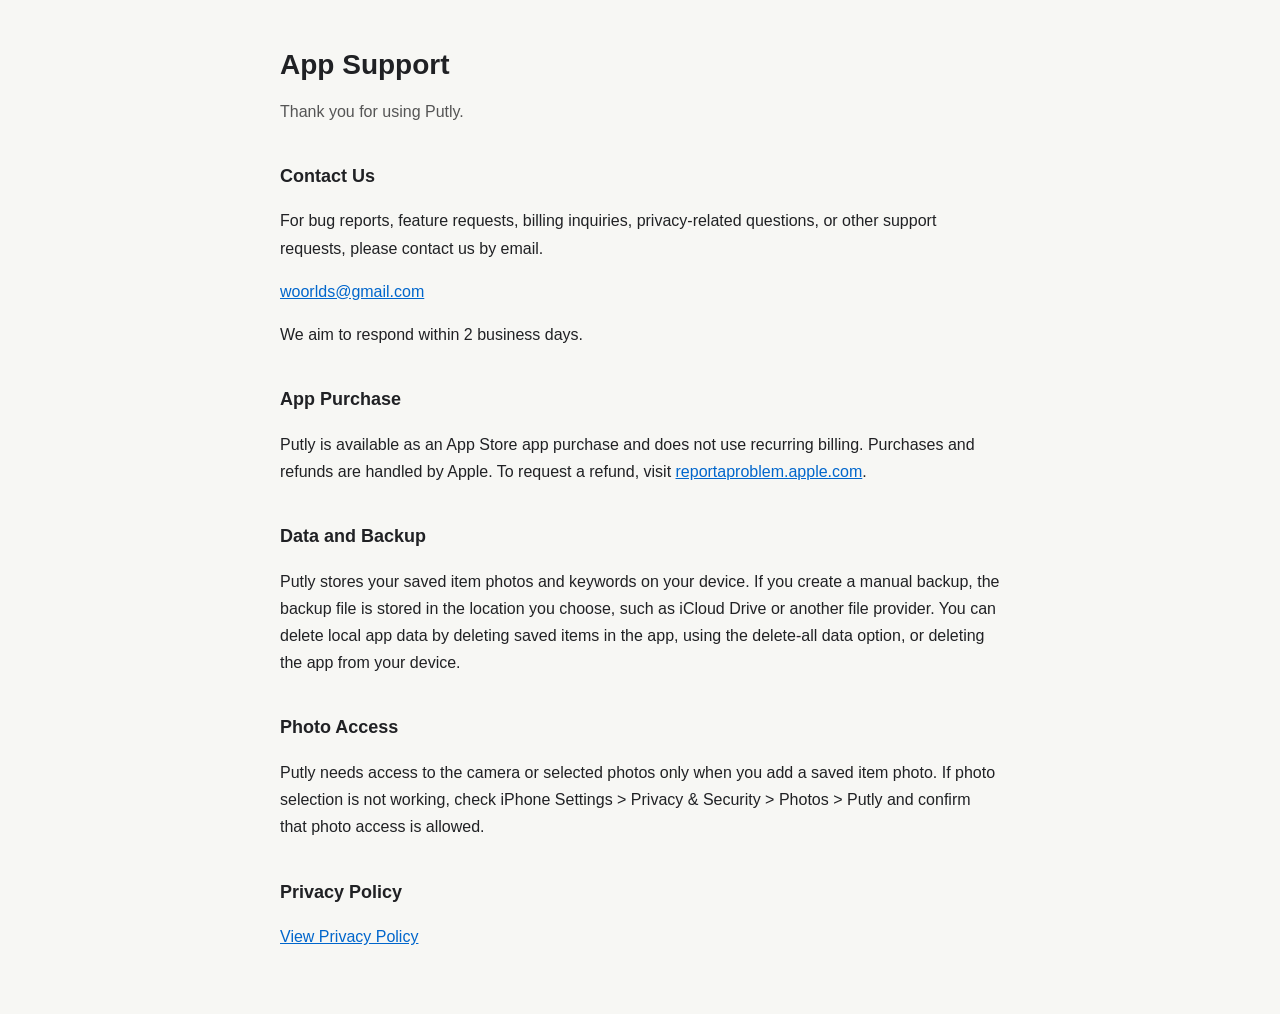
<file: putly/support/index.html>
<!DOCTYPE html>
<html lang="en">
<head>
  <meta charset="UTF-8" />
  <meta name="viewport" content="width=device-width, initial-scale=1.0" />
  <title>Putly - App Support</title>
  <link rel="stylesheet" href="../../shared/style.css" />
</head>
<body>
  <main>
    <h1>App Support</h1>
    <p class="intro">Thank you for using Putly.</p>

    <h2>Contact Us</h2>
    <p>
      For bug reports, feature requests, billing inquiries, privacy-related questions,
      or other support requests, please contact us by email.
    </p>
    <p><a href="mailto:woorlds@gmail.com">woorlds@gmail.com</a></p>
    <p>We aim to respond within 2 business days.</p>

    <h2>App Purchase</h2>
    <p>
      Putly is available as an App Store app purchase and does not use recurring
      billing. Purchases and refunds are handled by Apple. To request a refund, visit
      <a href="https://reportaproblem.apple.com/">reportaproblem.apple.com</a>.
    </p>

    <h2>Data and Backup</h2>
    <p>
      Putly stores your saved item photos and keywords on your device. If you create
      a manual backup, the backup file is stored in the location you choose, such as
      iCloud Drive or another file provider. You can delete local app data by deleting
      saved items in the app, using the delete-all data option, or deleting the app
      from your device.
    </p>

    <h2>Photo Access</h2>
    <p>
      Putly needs access to the camera or selected photos only when you add a saved
      item photo. If photo selection is not working, check iPhone Settings &gt;
      Privacy &amp; Security &gt; Photos &gt; Putly and confirm that photo access is
      allowed.
    </p>

    <h2>Privacy Policy</h2>
    <p>
      <a href="https://woorlds.github.io/app-legal/putly/privacy/">View Privacy Policy</a>
    </p>
  </main>
</body>
</html>
</file>
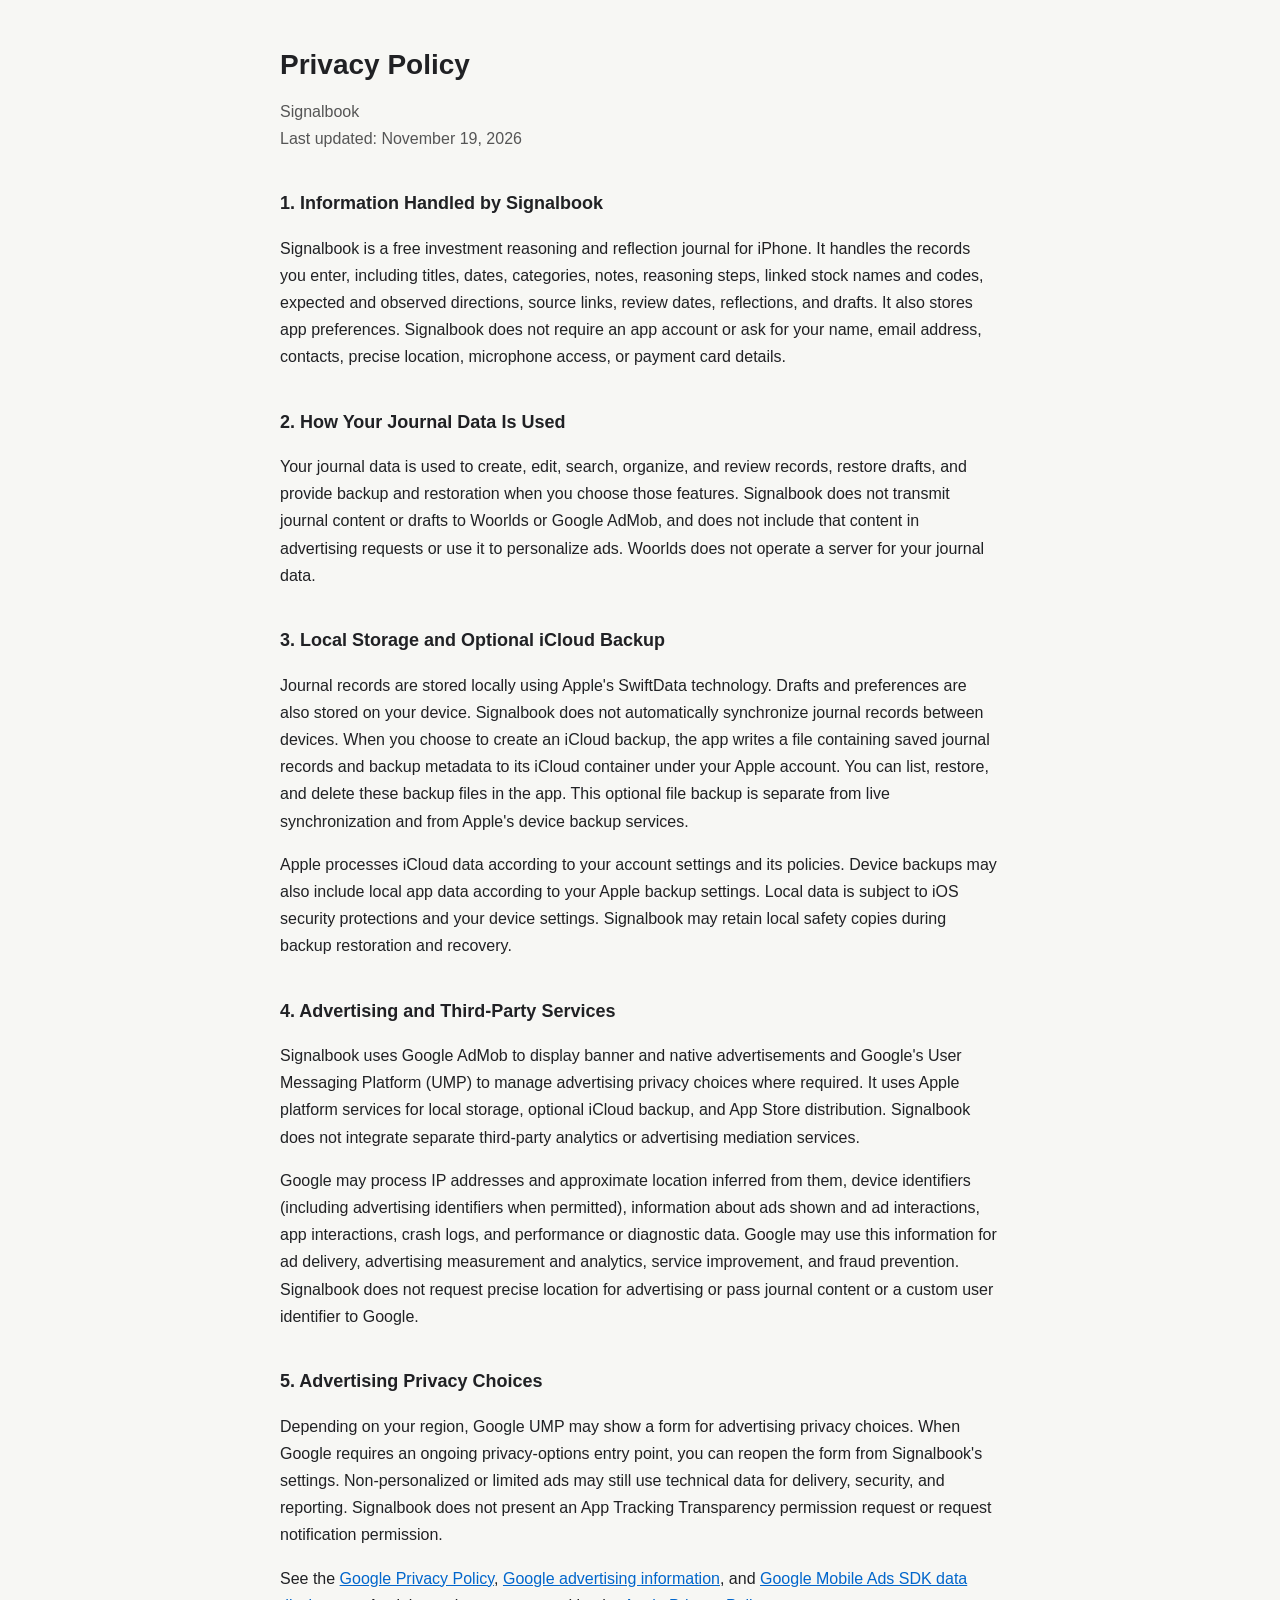
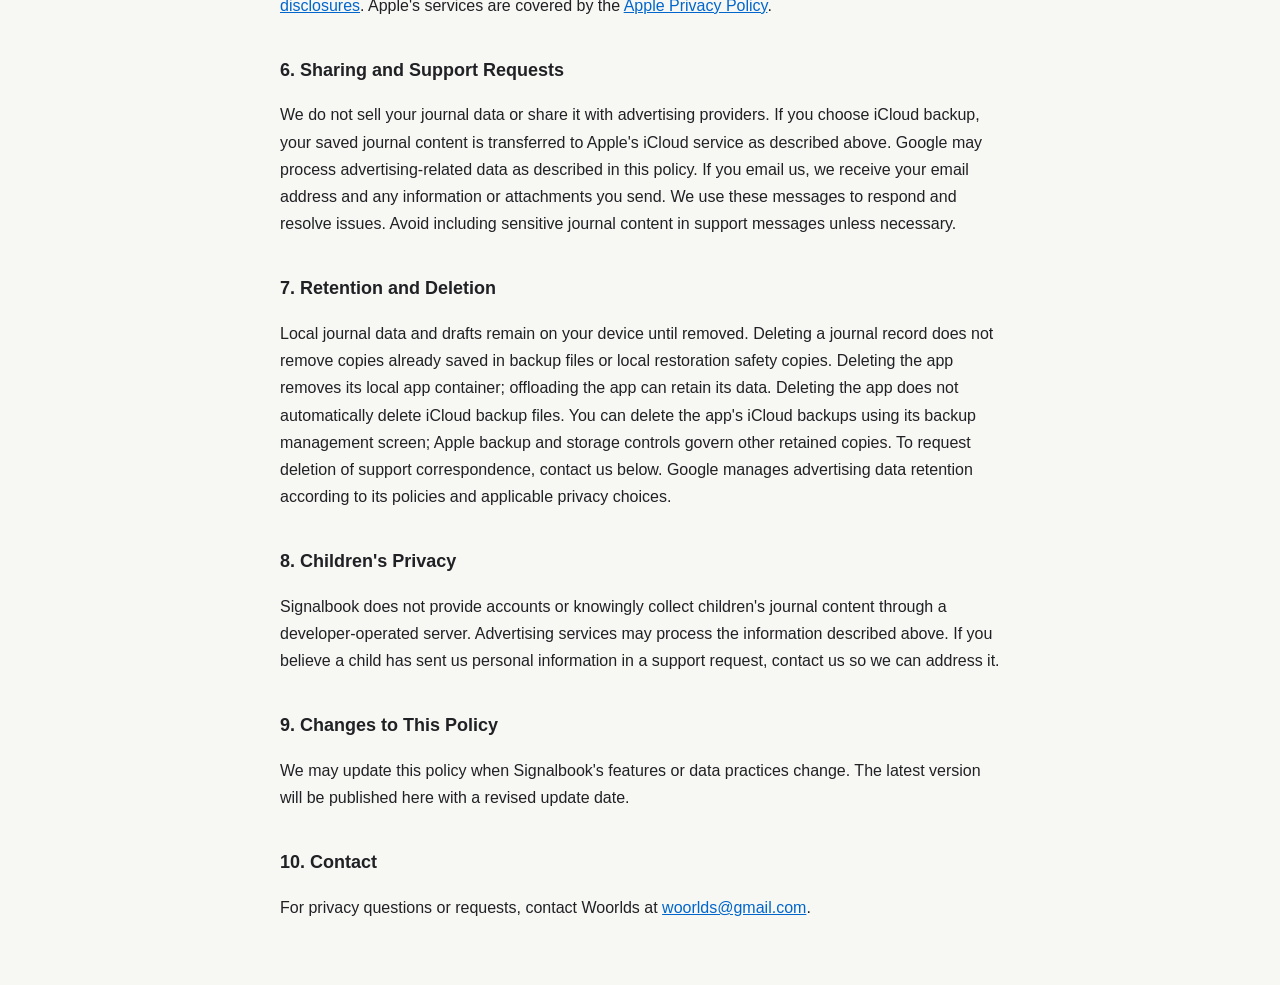
<file: signalbook/privacy/index.html>
<!DOCTYPE html>
<html lang="en">
<head>
  <meta charset="UTF-8" />
  <meta name="viewport" content="width=device-width, initial-scale=1.0" />
  <title>Signalbook - Privacy Policy</title>
  <link rel="stylesheet" href="../../shared/style.css" />
</head>
<body>
  <main>
    <h1>Privacy Policy</h1>
    <p class="intro">Signalbook<br />Last updated: November 19, 2026</p>

    <h2>1. Information Handled by Signalbook</h2>
    <p>
      Signalbook is a free investment reasoning and reflection journal for iPhone.
      It handles the records you enter, including titles, dates, categories, notes,
      reasoning steps, linked stock names and codes, expected and observed directions,
      source links, review dates, reflections, and drafts. It also stores app preferences.
      Signalbook does not require an app account or ask for your name, email address,
      contacts, precise location, microphone access, or payment card details.
    </p>

    <h2>2. How Your Journal Data Is Used</h2>
    <p>
      Your journal data is used to create, edit, search, organize, and review records,
      restore drafts, and provide backup and restoration when you choose those features.
      Signalbook does not transmit journal content or drafts to Woorlds or Google AdMob,
      and does not include that content in advertising requests or use it to personalize ads.
      Woorlds does not operate a server for your journal data.
    </p>

    <h2>3. Local Storage and Optional iCloud Backup</h2>
    <p>
      Journal records are stored locally using Apple's SwiftData technology. Drafts and
      preferences are also stored on your device. Signalbook does not automatically
      synchronize journal records between devices. When you choose to create an iCloud
      backup, the app writes a file containing saved journal records and backup metadata
      to its iCloud container under your Apple account. You can list, restore, and delete
      these backup files in the app. This optional file backup is separate from live
      synchronization and from Apple's device backup services.
    </p>
    <p>
      Apple processes iCloud data according to your account settings and its policies.
      Device backups may also include local app data according to your Apple backup
      settings. Local data is subject to iOS security protections and your device settings.
      Signalbook may retain local safety copies during backup restoration and recovery.
    </p>

    <h2>4. Advertising and Third-Party Services</h2>
    <p>
      Signalbook uses Google AdMob to display banner and native advertisements and Google's
      User Messaging Platform (UMP) to manage advertising privacy choices where required.
      It uses Apple platform services for local storage, optional iCloud backup, and
      App Store distribution. Signalbook does not integrate separate third-party analytics
      or advertising mediation services.
    </p>
    <p>
      Google may process IP addresses and approximate location inferred from them,
      device identifiers (including advertising identifiers when permitted), information
      about ads shown and ad interactions, app interactions, crash logs, and performance
      or diagnostic data. Google may use this information for ad delivery, advertising
      measurement and analytics, service improvement, and fraud prevention. Signalbook
      does not request precise location for advertising or pass journal content or a
      custom user identifier to Google.
    </p>

    <h2>5. Advertising Privacy Choices</h2>
    <p>
      Depending on your region, Google UMP may show a form for advertising privacy choices.
      When Google requires an ongoing privacy-options entry point, you can reopen the
      form from Signalbook's settings. Non-personalized or limited ads may still use
      technical data for delivery, security, and reporting. Signalbook does not present
      an App Tracking Transparency permission request or request notification permission.
    </p>
    <p>
      See the <a href="https://policies.google.com/privacy">Google Privacy Policy</a>,
      <a href="https://policies.google.com/technologies/ads">Google advertising information</a>,
      and <a href="https://developers.google.com/admob/ios/privacy/data-disclosure">Google Mobile Ads SDK data disclosures</a>.
      Apple's services are covered by the
      <a href="https://www.apple.com/legal/privacy/">Apple Privacy Policy</a>.
    </p>

    <h2>6. Sharing and Support Requests</h2>
    <p>
      We do not sell your journal data or share it with advertising providers. If you
      choose iCloud backup, your saved journal content is transferred to Apple's iCloud
      service as described above. Google may process advertising-related data as described
      in this policy. If you email us, we receive your email address and any information
      or attachments you send. We use these messages to respond and resolve issues.
      Avoid including sensitive journal content in support messages unless necessary.
    </p>

    <h2>7. Retention and Deletion</h2>
    <p>
      Local journal data and drafts remain on your device until removed. Deleting a
      journal record does not remove copies already saved in backup files or local
      restoration safety copies. Deleting the app removes its local app container;
      offloading the app can retain its data. Deleting the app does not automatically
      delete iCloud backup files. You can delete the app's iCloud backups using its backup
      management screen; Apple backup and storage controls govern other retained copies.
      To request deletion of support correspondence, contact us below. Google manages
      advertising data retention according to its policies and applicable privacy choices.
    </p>

    <h2>8. Children's Privacy</h2>
    <p>
      Signalbook does not provide accounts or knowingly collect children's journal content
      through a developer-operated server. Advertising services may process the information
      described above. If you believe a child has sent us personal information in a support
      request, contact us so we can address it.
    </p>

    <h2>9. Changes to This Policy</h2>
    <p>
      We may update this policy when Signalbook's features or data practices change.
      The latest version will be published here with a revised update date.
    </p>

    <h2>10. Contact</h2>
    <p>
      For privacy questions or requests, contact Woorlds at
      <a href="mailto:woorlds@gmail.com">woorlds@gmail.com</a>.
    </p>
  </main>
</body>
</html>
</file>
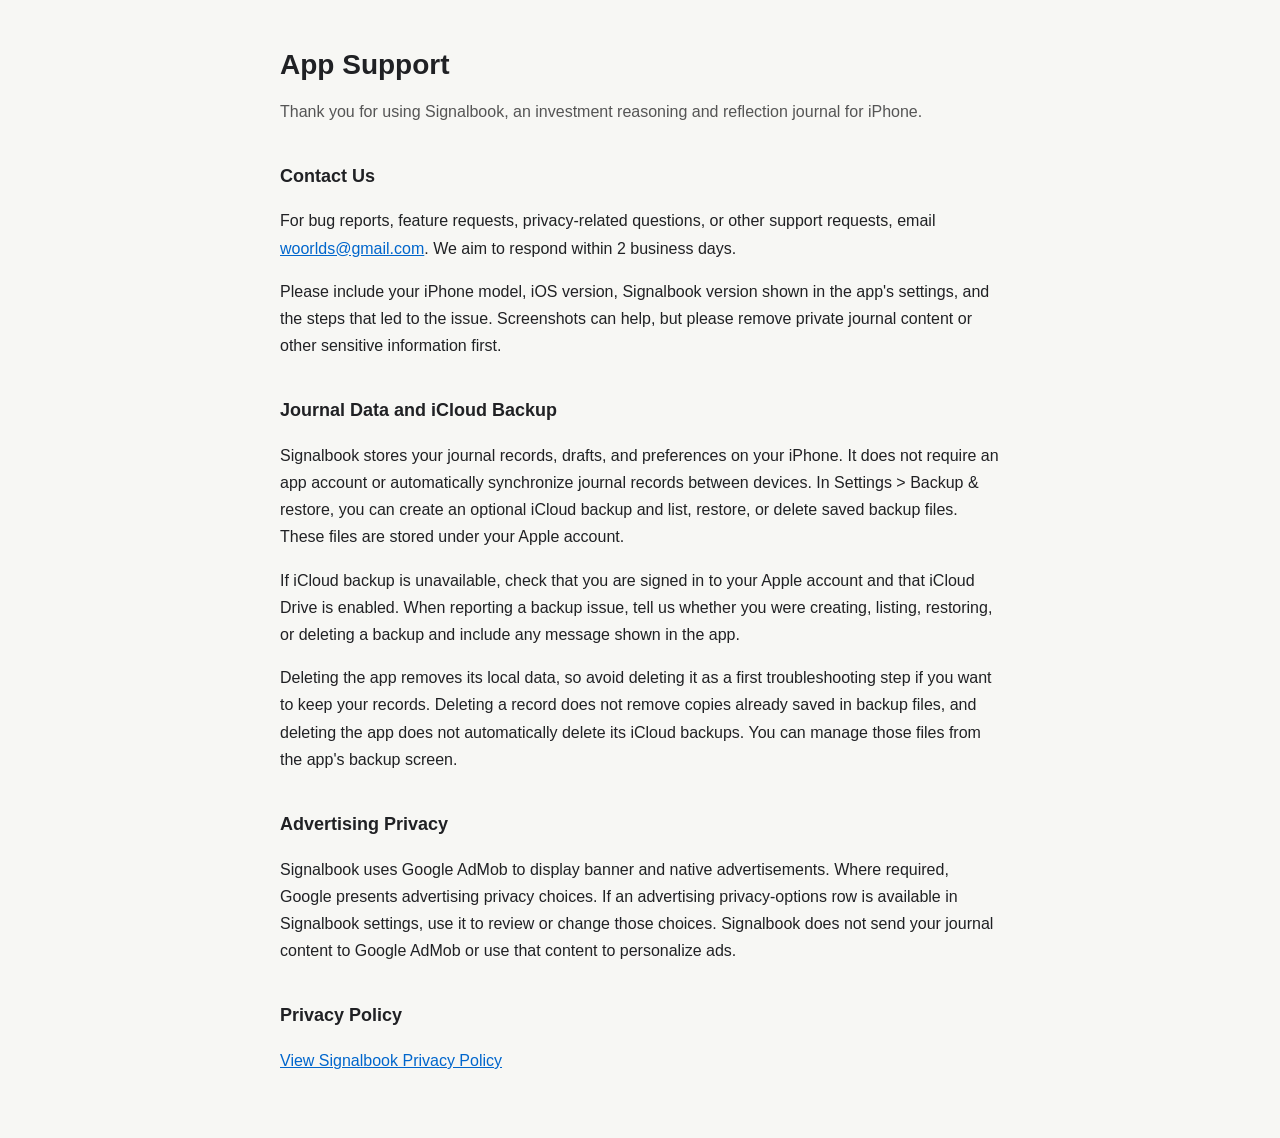
<file: signalbook/support/index.html>
<!DOCTYPE html>
<html lang="en">
<head>
  <meta charset="UTF-8" />
  <meta name="viewport" content="width=device-width, initial-scale=1.0" />
  <title>Signalbook - App Support</title>
  <link rel="stylesheet" href="../../shared/style.css" />
</head>
<body>
  <main>
    <h1>App Support</h1>
    <p class="intro">Thank you for using Signalbook, an investment reasoning and reflection journal for iPhone.</p>

    <h2>Contact Us</h2>
    <p>
      For bug reports, feature requests, privacy-related questions, or other support
      requests, email <a href="mailto:woorlds@gmail.com">woorlds@gmail.com</a>.
      We aim to respond within 2 business days.
    </p>
    <p>
      Please include your iPhone model, iOS version, Signalbook version shown in the
      app's settings, and the steps that led to the issue. Screenshots can help,
      but please remove private journal content or other sensitive information first.
    </p>

    <h2>Journal Data and iCloud Backup</h2>
    <p>
      Signalbook stores your journal records, drafts, and preferences on your iPhone.
      It does not require an app account or automatically synchronize journal records
      between devices. In Settings &gt; Backup &amp; restore, you can create an optional
      iCloud backup and list, restore, or delete saved backup files. These files are
      stored under your Apple account.
    </p>
    <p>
      If iCloud backup is unavailable, check that you are signed in to your Apple
      account and that iCloud Drive is enabled. When reporting a backup issue, tell us
      whether you were creating, listing, restoring, or deleting a backup and include
      any message shown in the app.
    </p>
    <p>
      Deleting the app removes its local data, so avoid deleting it as a first
      troubleshooting step if you want to keep your records. Deleting a record does
      not remove copies already saved in backup files, and deleting the app does not
      automatically delete its iCloud backups. You can manage those files from the
      app's backup screen.
    </p>

    <h2>Advertising Privacy</h2>
    <p>
      Signalbook uses Google AdMob to display banner and native advertisements.
      Where required, Google presents advertising privacy choices. If an advertising
      privacy-options row is available in Signalbook settings, use it to review or
      change those choices. Signalbook does not send your journal content to Google
      AdMob or use that content to personalize ads.
    </p>

    <h2>Privacy Policy</h2>
    <p><a href="../privacy/">View Signalbook Privacy Policy</a></p>
  </main>
</body>
</html>
</file>
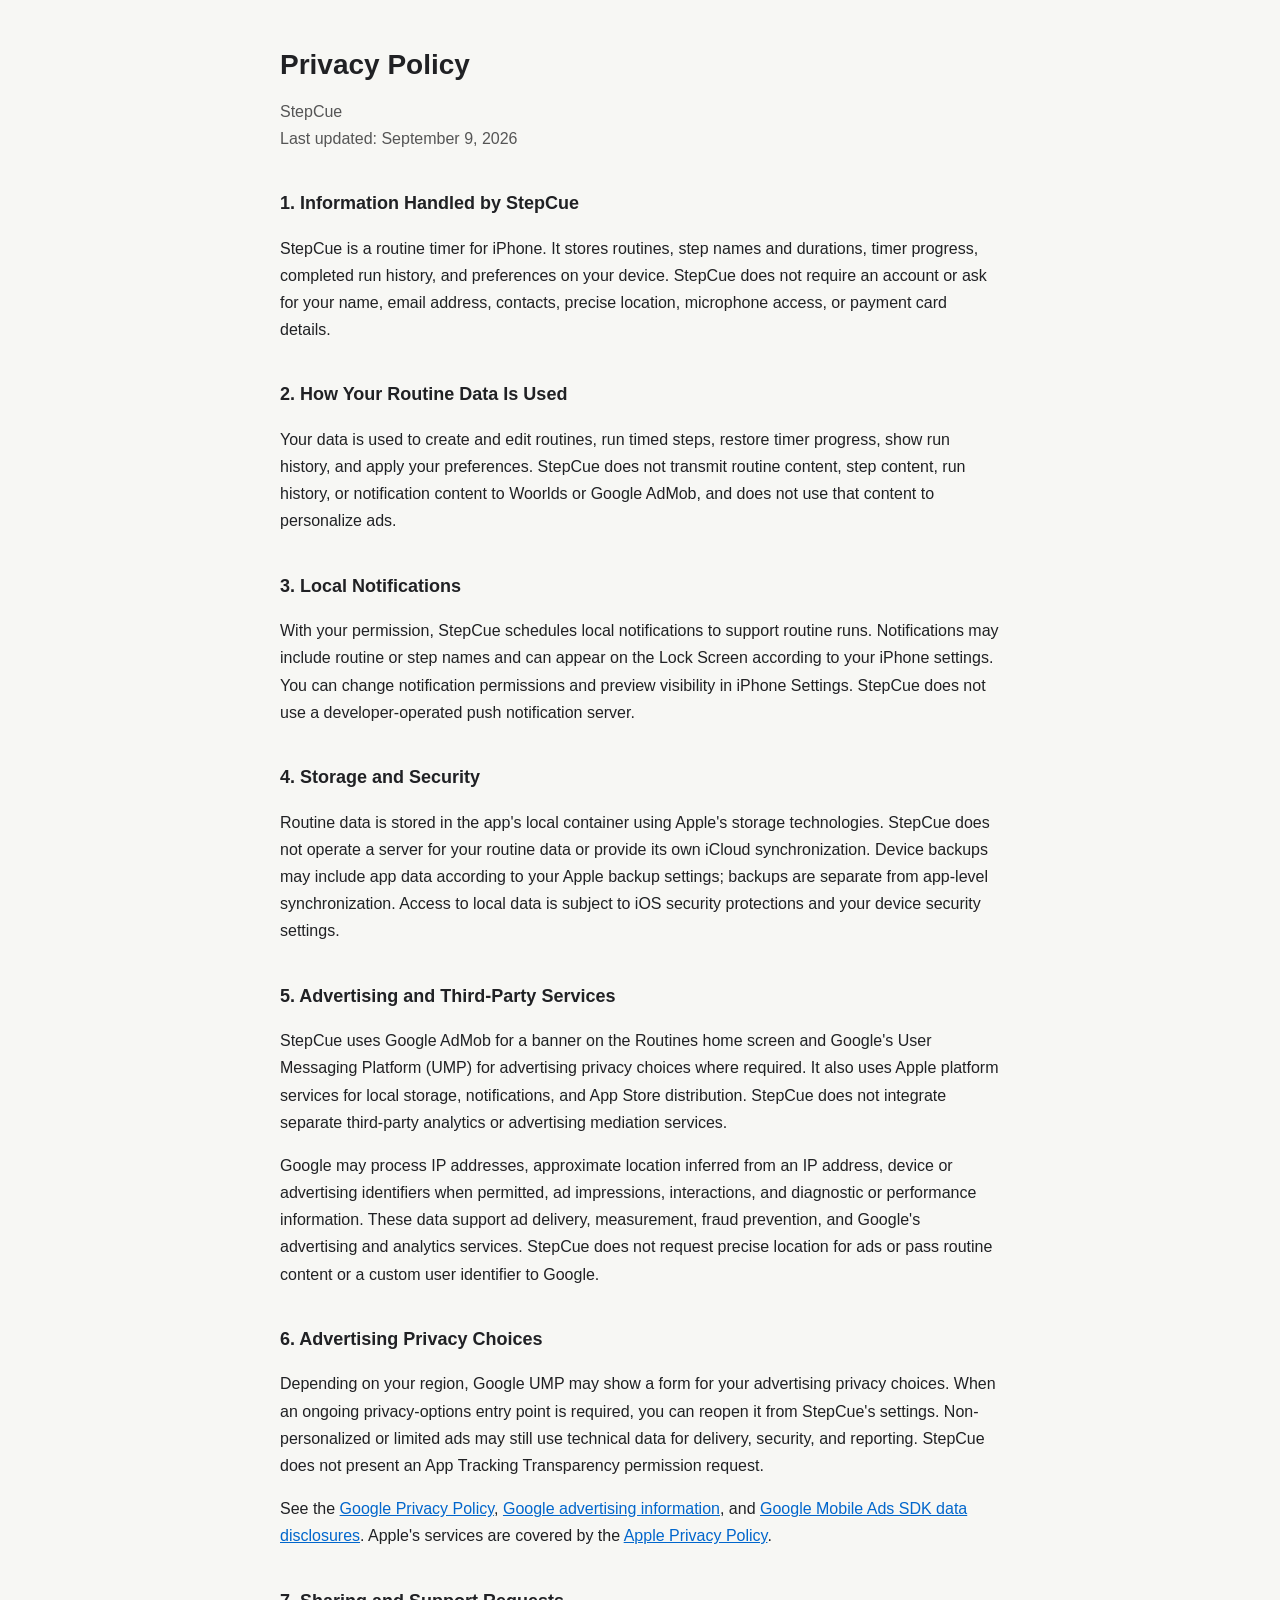
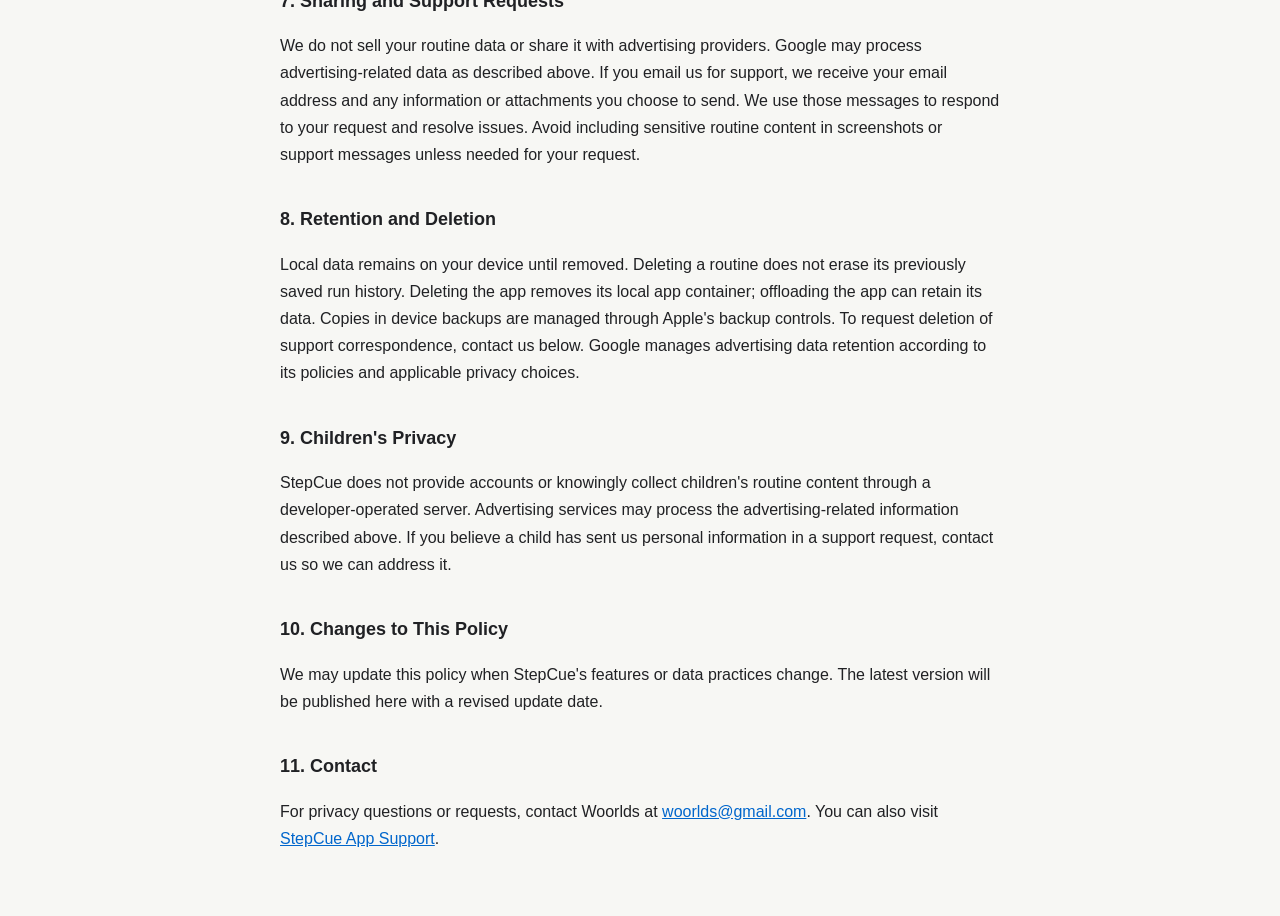
<file: stepcue/privacy/index.html>
<!DOCTYPE html>
<html lang="en">
<head>
  <meta charset="UTF-8" />
  <meta name="viewport" content="width=device-width, initial-scale=1.0" />
  <title>StepCue - Privacy Policy</title>
  <link rel="stylesheet" href="../../shared/style.css" />
</head>
<body>
  <main>
    <h1>Privacy Policy</h1>
    <p class="intro">StepCue<br />Last updated: September 9, 2026</p>

    <h2>1. Information Handled by StepCue</h2>
    <p>
      StepCue is a routine timer for iPhone. It stores routines, step names and
      durations, timer progress, completed run history, and preferences on your
      device. StepCue does not require an account or ask for your name, email
      address, contacts, precise location, microphone access, or payment card details.
    </p>

    <h2>2. How Your Routine Data Is Used</h2>
    <p>
      Your data is used to create and edit routines, run timed steps, restore timer
      progress, show run history, and apply your preferences. StepCue does not
      transmit routine content, step content, run history, or notification content
      to Woorlds or Google AdMob, and does not use that content to personalize ads.
    </p>

    <h2>3. Local Notifications</h2>
    <p>
      With your permission, StepCue schedules local notifications to support routine
      runs. Notifications may include routine or step names and can appear on the
      Lock Screen according to your iPhone settings. You can change notification
      permissions and preview visibility in iPhone Settings. StepCue does not use
      a developer-operated push notification server.
    </p>

    <h2>4. Storage and Security</h2>
    <p>
      Routine data is stored in the app's local container using Apple's storage
      technologies. StepCue does not operate a server for your routine data or
      provide its own iCloud synchronization. Device backups may include app data
      according to your Apple backup settings; backups are separate from app-level
      synchronization. Access to local data is subject to iOS security protections
      and your device security settings.
    </p>

    <h2>5. Advertising and Third-Party Services</h2>
    <p>
      StepCue uses Google AdMob for a banner on the Routines home screen and Google's
      User Messaging Platform (UMP) for advertising privacy choices where required.
      It also uses Apple platform services for local storage, notifications, and
      App Store distribution. StepCue does not integrate separate third-party
      analytics or advertising mediation services.
    </p>
    <p>
      Google may process IP addresses, approximate location inferred from an IP
      address, device or advertising identifiers when permitted, ad impressions,
      interactions, and diagnostic or performance information. These data support
      ad delivery, measurement, fraud prevention, and Google's advertising and
      analytics services. StepCue does not request precise location for ads or
      pass routine content or a custom user identifier to Google.
    </p>

    <h2>6. Advertising Privacy Choices</h2>
    <p>
      Depending on your region, Google UMP may show a form for your advertising
      privacy choices. When an ongoing privacy-options entry point is required,
      you can reopen it from StepCue's settings. Non-personalized or limited ads
      may still use technical data for delivery, security, and reporting. StepCue
      does not present an App Tracking Transparency permission request.
    </p>
    <p>
      See the <a href="https://policies.google.com/privacy">Google Privacy Policy</a>,
      <a href="https://policies.google.com/technologies/ads">Google advertising information</a>,
      and <a href="https://developers.google.com/admob/ios/privacy/data-disclosure">Google Mobile Ads SDK data disclosures</a>.
      Apple's services are covered by the
      <a href="https://www.apple.com/legal/privacy/">Apple Privacy Policy</a>.
    </p>

    <h2>7. Sharing and Support Requests</h2>
    <p>
      We do not sell your routine data or share it with advertising providers.
      Google may process advertising-related data as described above. If you email
      us for support, we receive your email address and any information or
      attachments you choose to send. We use those messages to respond to your
      request and resolve issues. Avoid including sensitive routine content in
      screenshots or support messages unless needed for your request.
    </p>

    <h2>8. Retention and Deletion</h2>
    <p>
      Local data remains on your device until removed. Deleting a routine does not
      erase its previously saved run history. Deleting the app removes its local
      app container; offloading the app can retain its data. Copies in device
      backups are managed through Apple's backup controls. To request deletion of
      support correspondence, contact us below. Google manages advertising data
      retention according to its policies and applicable privacy choices.
    </p>

    <h2>9. Children's Privacy</h2>
    <p>
      StepCue does not provide accounts or knowingly collect children's routine
      content through a developer-operated server. Advertising services may
      process the advertising-related information described above. If you believe
      a child has sent us personal information in a support request, contact us
      so we can address it.
    </p>

    <h2>10. Changes to This Policy</h2>
    <p>
      We may update this policy when StepCue's features or data practices change.
      The latest version will be published here with a revised update date.
    </p>

    <h2>11. Contact</h2>
    <p>
      For privacy questions or requests, contact Woorlds at
      <a href="mailto:woorlds@gmail.com">woorlds@gmail.com</a>.
      You can also visit <a href="../support/">StepCue App Support</a>.
    </p>
  </main>
</body>
</html>
</file>
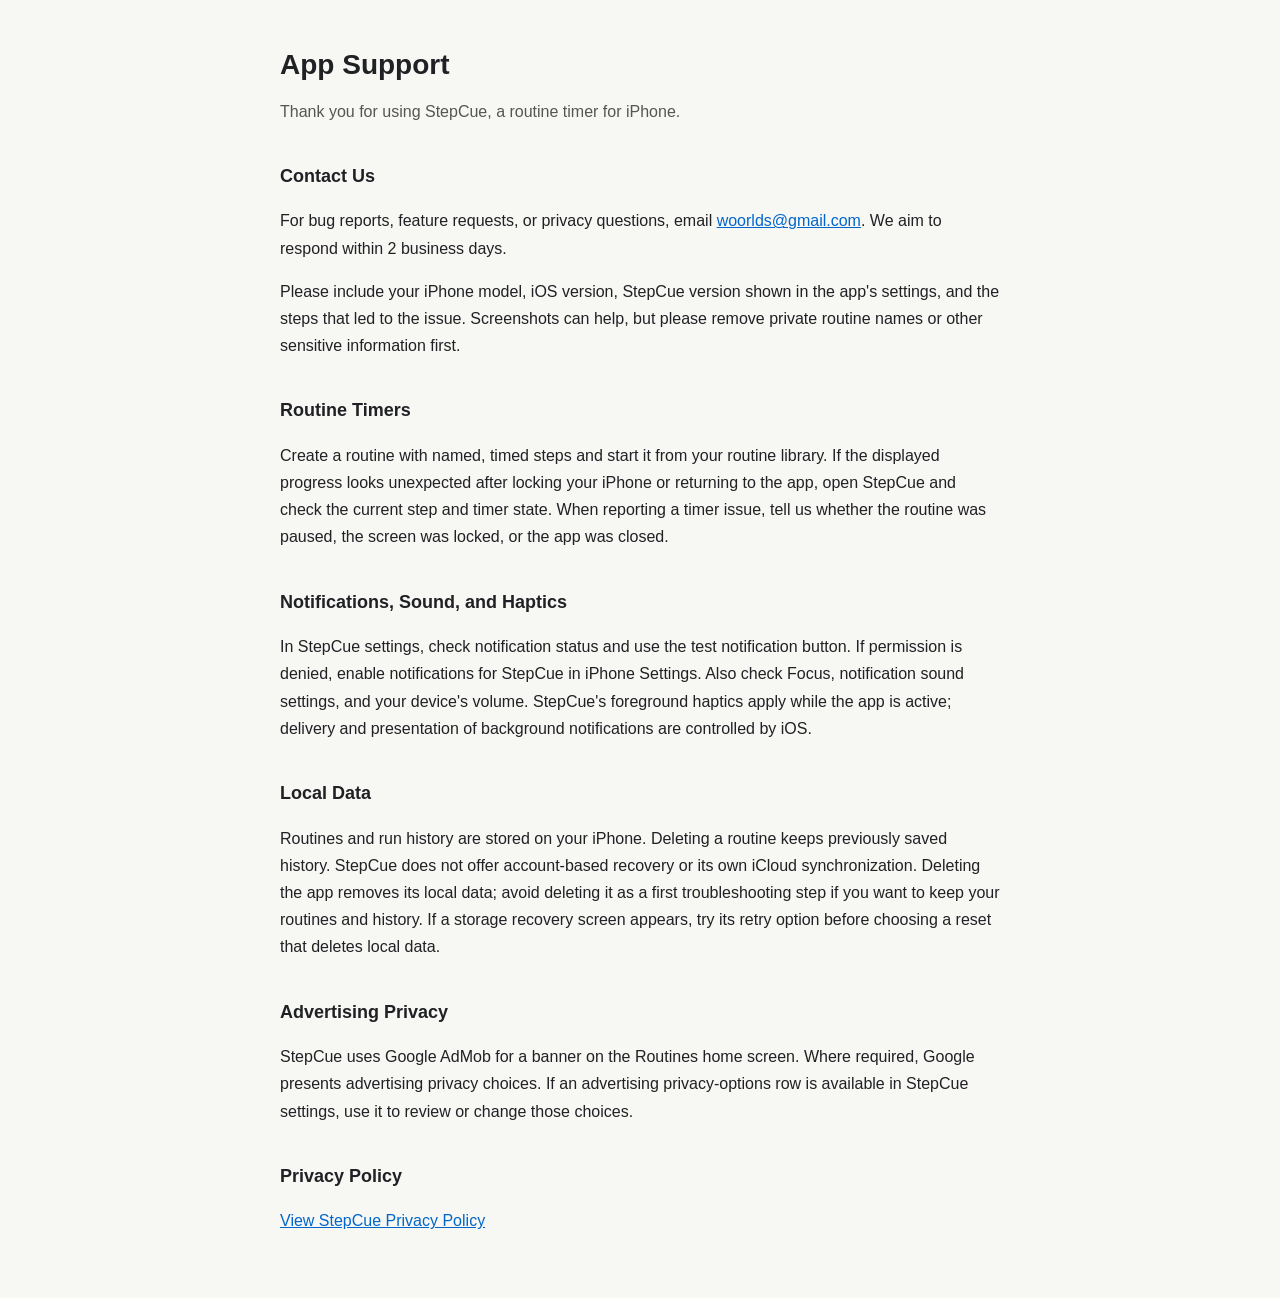
<file: stepcue/support/index.html>
<!DOCTYPE html>
<html lang="en">
<head>
  <meta charset="UTF-8" />
  <meta name="viewport" content="width=device-width, initial-scale=1.0" />
  <title>StepCue - App Support</title>
  <link rel="stylesheet" href="../../shared/style.css" />
</head>
<body>
  <main>
    <h1>App Support</h1>
    <p class="intro">Thank you for using StepCue, a routine timer for iPhone.</p>

    <h2>Contact Us</h2>
    <p>
      For bug reports, feature requests, or privacy questions, email
      <a href="mailto:woorlds@gmail.com">woorlds@gmail.com</a>.
      We aim to respond within 2 business days.
    </p>
    <p>
      Please include your iPhone model, iOS version, StepCue version shown in the
      app's settings, and the steps that led to the issue. Screenshots can help,
      but please remove private routine names or other sensitive information first.
    </p>

    <h2>Routine Timers</h2>
    <p>
      Create a routine with named, timed steps and start it from your routine
      library. If the displayed progress looks unexpected after locking your
      iPhone or returning to the app, open StepCue and check the current step and
      timer state. When reporting a timer issue, tell us whether the routine was
      paused, the screen was locked, or the app was closed.
    </p>

    <h2>Notifications, Sound, and Haptics</h2>
    <p>
      In StepCue settings, check notification status and use the test notification
      button. If permission is denied, enable notifications for StepCue in iPhone
      Settings. Also check Focus, notification sound settings, and your device's
      volume. StepCue's foreground haptics apply while the app is active; delivery
      and presentation of background notifications are controlled by iOS.
    </p>

    <h2>Local Data</h2>
    <p>
      Routines and run history are stored on your iPhone. Deleting a routine keeps
      previously saved history. StepCue does not offer account-based recovery or
      its own iCloud synchronization. Deleting the app removes its local data;
      avoid deleting it as a first troubleshooting step if you want to keep your
      routines and history. If a storage recovery screen appears, try its retry
      option before choosing a reset that deletes local data.
    </p>

    <h2>Advertising Privacy</h2>
    <p>
      StepCue uses Google AdMob for a banner on the Routines home screen. Where
      required, Google presents advertising privacy choices. If an advertising
      privacy-options row is available in StepCue settings, use it to review or
      change those choices.
    </p>

    <h2>Privacy Policy</h2>
    <p><a href="../privacy/">View StepCue Privacy Policy</a></p>
  </main>
</body>
</html>
</file>
<file: shared/style.css>
body {
  margin: 0;
  background: #f7f7f4;
  color: #202124;
  font-family: -apple-system, BlinkMacSystemFont, "Segoe UI", sans-serif;
  line-height: 1.7;
}

main {
  box-sizing: border-box;
  max-width: 760px;
  margin: 0 auto;
  padding: 48px 20px;
}

h1 {
  margin: 0 0 8px;
  font-size: 28px;
  line-height: 1.2;
}

h2 {
  margin: 36px 0 8px;
  font-size: 18px;
}

p,
li {
  font-size: 16px;
}

a {
  color: #0066cc;
}

.intro {
  margin-bottom: 32px;
  color: #555;
}

.app-list {
  padding: 0;
  list-style: none;
}

.app-item {
  margin: 0 0 16px;
  padding: 20px;
  background: #ffffff;
  border: 1px solid #dfdfdc;
  border-radius: 8px;
}

.app-item h2 {
  margin-top: 0;
}

.link-list {
  margin: 8px 0 0;
  padding-left: 20px;
}

footer {
  margin-top: 40px;
  padding-top: 20px;
  border-top: 1px solid #dfdfdc;
  color: #666;
  font-size: 14px;
}
</file>
